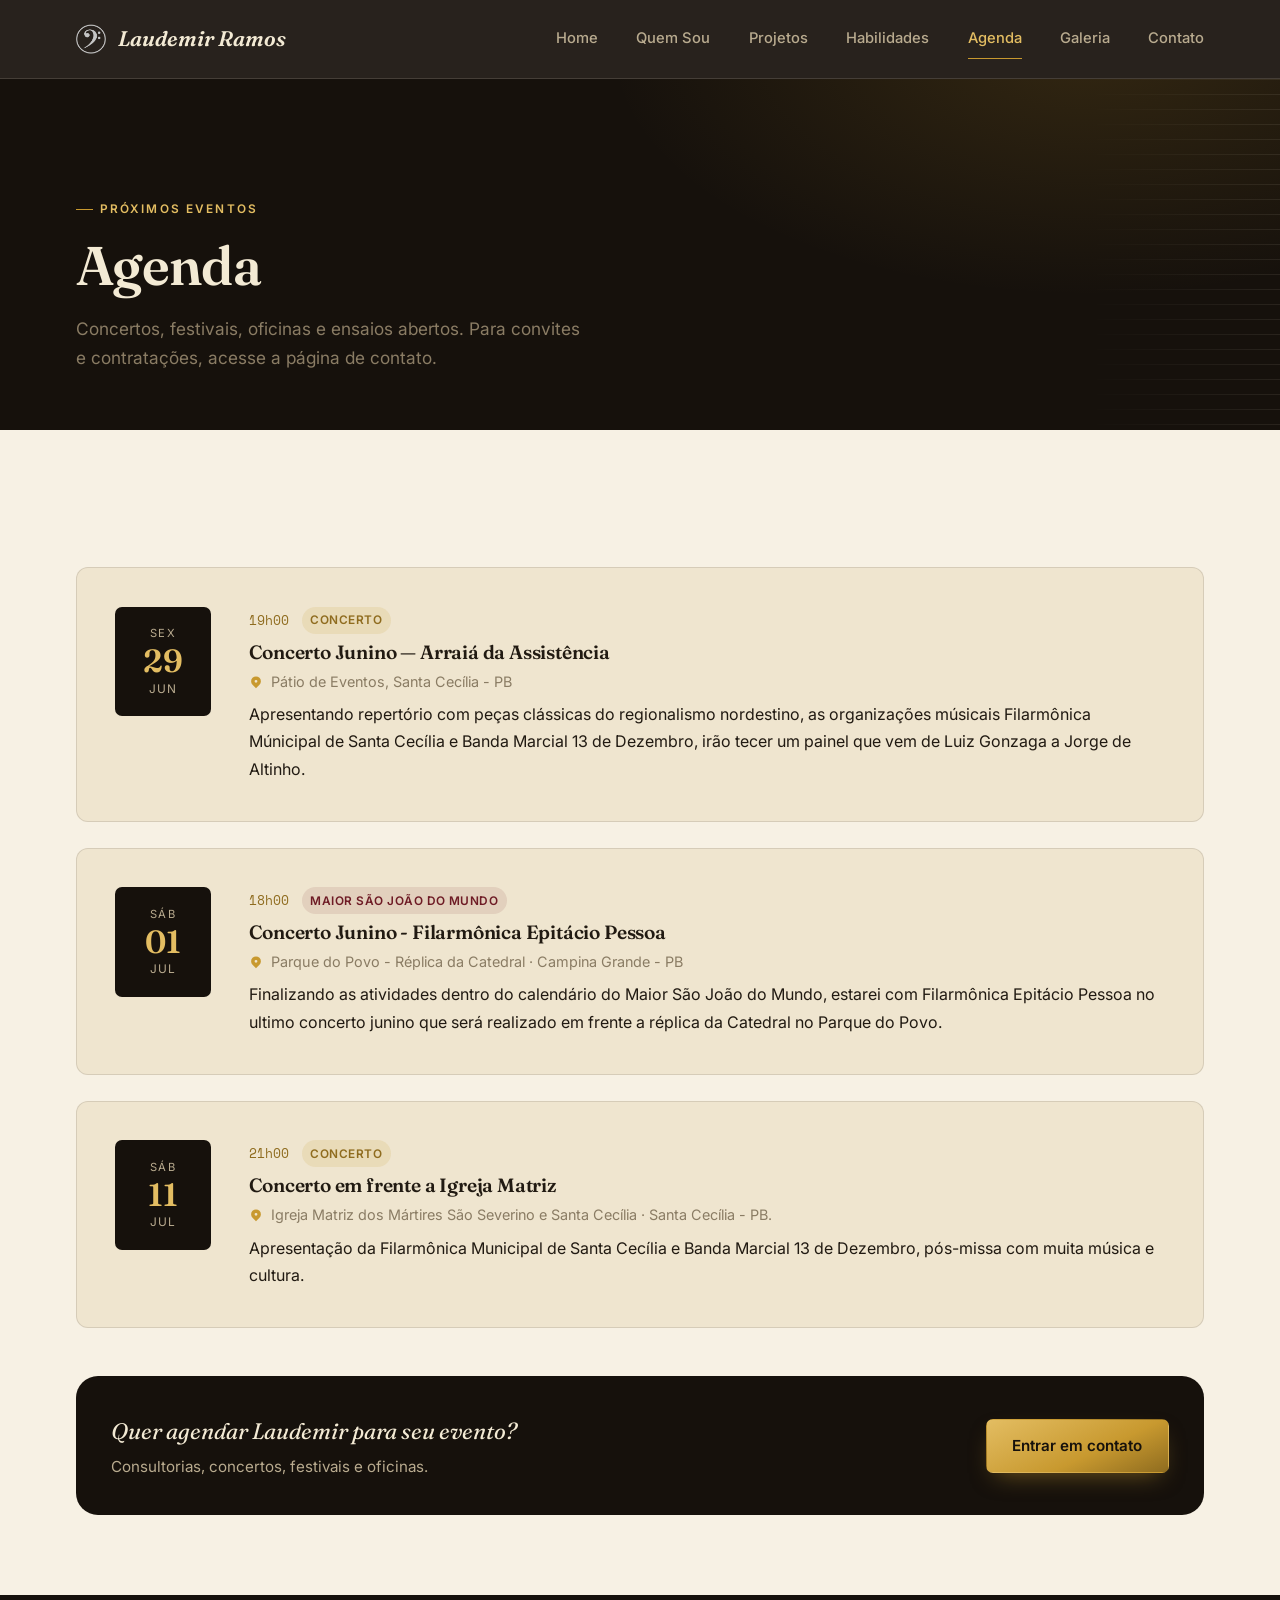
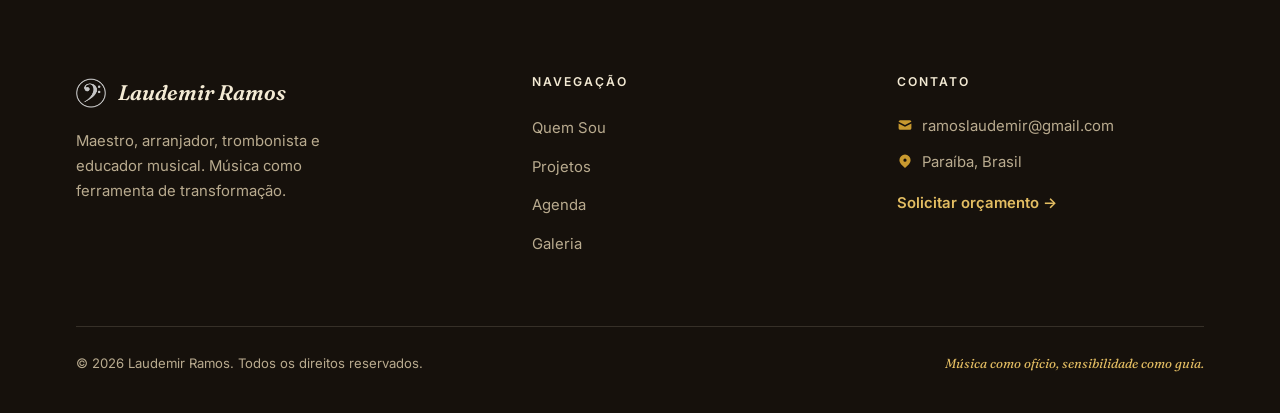
<file: agenda.html>
<!DOCTYPE html>
<html lang="pt-BR">
<head>
  <meta charset="UTF-8"/>
  <meta name="viewport" content="width=device-width, initial-scale=1"/>
  <title>Agenda — Laudemir Ramos</title>
  <meta name="description" content="Próximos concertos, ensaios abertos, oficinas e apresentações do maestro Laudemir Ramos."/>
  <link rel="stylesheet" href="css/style.css"/>
</head>
<body>

<header class="site-header">
  <div class="wrap">
    <a href="index.html" class="logo"><span class="mark"><img src="img/clavefa ok.png" width="30px" height="30px"></span>Laudemir Ramos</a>
    <nav class="nav-desktop">
      <a href="index.html">Home</a>
      <a href="quem-sou.html">Quem Sou</a>
      <a href="projetos.html">Projetos</a>
      <a href="habilidades.html">Habilidades</a>
      <a href="agenda.html" class="active">Agenda</a>
      <a href="galeria.html">Galeria</a>
      <a href="contato.html">Contato</a>
    </nav>
    <button class="nav-toggle" aria-label="Abrir menu" aria-expanded="false">
      <svg fill="none" viewBox="0 0 24 24" stroke="currentColor" stroke-width="2"><path stroke-linecap="round" stroke-linejoin="round" d="M4 6h16M4 12h16M4 18h16"/></svg>
    </button>
  </div>
  <nav class="nav-mobile">
    <a href="index.html">Home</a>
    <a href="quem-sou.html">Quem Sou</a>
    <a href="projetos.html">Projetos</a>
    <a href="habilidades.html">Habilidades</a>
    <a href="agenda.html" class="active">Agenda</a>
    <a href="galeria.html">Galeria</a>
    <a href="contato.html">Contato</a>
  </nav>
</header>

<!-- PAGE HEADER -->
<section class="page-header">
  <div class="wrap">
    <span class="eyebrow on-ink">Próximos eventos</span>
    <h1 class="on-ink">Agenda</h1>
    <p class="lede on-ink">Concertos, festivais, oficinas e ensaios abertos. Para convites e contratações, acesse a página de contato.</p>
  </div>
</section>

<!-- AGENDA -->
<section class="section section--parchment">
  <div class="wrap">
    <div class="agenda-list reveal-stagger">

      <!-- Evento 1 -->
      <article class="agenda-card">
        <div class="agenda-date">
          <div class="weekday">Sex</div>
          <div class="day">29</div>
          <div class="month">Jun</div>
        </div>
        <div>
          <div class="agenda-meta">
            <span class="agenda-time">19h00</span>
            <span class="tag">Concerto</span>
          </div>
          <h3>Concerto Junino — Arraiá da Assistência</h3>
          <div class="agenda-venue">
            <svg viewBox="0 0 20 20" fill="currentColor"><path fill-rule="evenodd" d="M5.05 4.05a7 7 0 119.9 9.9L10 18.9l-4.95-4.95a7 7 0 010-9.9zM10 11a2 2 0 100-4 2 2 0 000 4z" clip-rule="evenodd"/></svg>
            Pátio de Eventos, Santa Cecília - PB
          </div>
          <p class="agenda-desc">Apresentando repertório com peças clássicas do regionalismo nordestino, as organizações músicais Filarmônica Múnicipal de Santa Cecília e Banda Marcial 13 de Dezembro, irão tecer um painel que vem de Luiz Gonzaga a Jorge de Altinho.</p>
        </div>
      </article>

      <!-- Evento 2 -->
      <article class="agenda-card">
        <div class="agenda-date">
          <div class="weekday">Sáb</div>
          <div class="day">01</div>
          <div class="month">Jul</div>
        </div>
        <div>
          <div class="agenda-meta">
            <span class="agenda-time">18h00</span>
            <span class="tag tag--alt">Maior São João do Mundo</span>
          </div>
          <h3>Concerto Junino - Filarmônica Epitácio Pessoa</h3>
          <div class="agenda-venue">
            <svg viewBox="0 0 20 20" fill="currentColor"><path fill-rule="evenodd" d="M5.05 4.05a7 7 0 119.9 9.9L10 18.9l-4.95-4.95a7 7 0 010-9.9zM10 11a2 2 0 100-4 2 2 0 000 4z" clip-rule="evenodd"/></svg>
            Parque do Povo - Réplica da Catedral · Campina Grande - PB
          </div>
          <p class="agenda-desc">Finalizando as atividades dentro do calendário do Maior São João do Mundo, estarei com Filarmônica Epitácio Pessoa no ultimo concerto junino que 
            será realizado em frente a réplica da Catedral no Parque do Povo.</p>
        </div>
      </article>

      <!-- Evento 3 -->
      <article class="agenda-card">
        <div class="agenda-date">
          <div class="weekday">Sáb</div>
          <div class="day">11</div>
          <div class="month">Jul</div>
        </div>
        <div>
          <div class="agenda-meta">
            <span class="agenda-time">21h00</span>
            <span class="tag">Concerto</span>
          </div>
          <h3>Concerto em frente a Igreja Matriz</h3>
          <div class="agenda-venue">
            <svg viewBox="0 0 20 20" fill="currentColor"><path fill-rule="evenodd" d="M5.05 4.05a7 7 0 119.9 9.9L10 18.9l-4.95-4.95a7 7 0 010-9.9zM10 11a2 2 0 100-4 2 2 0 000 4z" clip-rule="evenodd"/></svg>
            Igreja Matriz dos Mártires São Severino e Santa Cecília · Santa Cecília - PB.
          </div>
          <p class="agenda-desc">Apresentação da Filarmônica Municipal de Santa Cecília e Banda Marcial 13 de Dezembro, pós-missa com muita música e cultura.</p>
        </div>
      </article>

      <!-- Evento 4 -->
      <!-- <article class="agenda-card">
        <div class="agenda-date">
          <div class="weekday">Sáb</div>
          <div class="day">03</div>
          <div class="month">Mai</div>
        </div>
        <div>
          <div class="agenda-meta">
            <span class="agenda-time">18h00</span>
            <span class="tag">Concerto</span>
          </div>
          <h3>Recital de Trombone — Repertório Brasileiro</h3>
          <div class="agenda-venue">
            <svg viewBox="0 0 20 20" fill="currentColor"><path fill-rule="evenodd" d="M5.05 4.05a7 7 0 119.9 9.9L10 18.9l-4.95-4.95a7 7 0 010-9.9zM10 11a2 2 0 100-4 2 2 0 000 4z" clip-rule="evenodd"/></svg>
            Sala de Concertos UFCG · Campina Grande, PB
          </div>
          <p class="agenda-desc">Recital solo com piano. Obras de Radamés Gnattali e composições autorais.</p>
        </div>
      </article>-->

    </div>

    <!-- CTA contratação -->
    <div class="reveal" style="margin-top:3rem; padding:2.2rem; background:var(--ink); border-radius:var(--radius-lg); display:flex; align-items:center; justify-content:space-between; flex-wrap:wrap; gap:1.2rem;">
      <div>
        <p class="on-ink" style="font-family:var(--font-display);font-size:1.4rem;font-style:italic;">Quer agendar Laudemir para seu evento?</p>
        <p style="color:var(--muted-on-ink); font-size:.95rem; margin-top:.3rem;">Consultorias, concertos, festivais e oficinas.</p>
      </div>
      <a href="contato.html" class="btn btn-primary">Entrar em contato</a>
    </div>
  </div>
</section>

<footer class="site-footer">
  <div class="wrap">
    <div class="footer-grid">
      <div class="footer-brand">
        <a href="index.html" class="logo on-ink"><span class="mark"><img src="img/clavefa ok.png" width="30px" height="30px"></span>Laudemir Ramos</a>
        <p>Maestro, arranjador, trombonista e educador musical. Música como ferramenta de transformação.</p>
      </div>
      <div>
        <h4>Navegação</h4>
        <ul>
          <li><a href="quem-sou.html">Quem Sou</a></li>
          <li><a href="projetos.html">Projetos</a></li>
          <li><a href="agenda.html">Agenda</a></li>
          <li><a href="galeria.html">Galeria</a></li>
        </ul>
      </div>
      <div>
        <h4>Contato</h4>
        <ul class="footer-contact">
          <li>
            <svg viewBox="0 0 20 20" fill="currentColor"><path d="M2.003 5.884L10 9.882l7.997-3.998A2 2 0 0016 4H4a2 2 0 00-1.997 1.884z"/><path d="M18 8.118l-8 4-8-4V14a2 2 0 002 2h12a2 2 0 002-2V8.118z"/></svg>
            <a href="mailto:ramoslaudemir@gmail.com">ramoslaudemir@gmail.com</a>
          </li>
          <li><svg viewBox="0 0 20 20" fill="currentColor"><path fill-rule="evenodd" d="M5.05 4.05a7 7 0 119.9 9.9L10 18.9l-4.95-4.95a7 7 0 010-9.9zM10 11a2 2 0 100-4 2 2 0 000 4z" clip-rule="evenodd"/></svg>Paraíba, Brasil</li>
          <li><a href="contato.html" class="footer-cta">Solicitar orçamento →</a></li>
        </ul>
      </div>
    </div>
    <div class="footer-bottom">
      <span>© 2026 Laudemir Ramos. Todos os direitos reservados.</span>
      <em>Música como ofício, sensibilidade como guia.</em>
    </div>
  </div>
</footer>

<script src="js/main.js"></script>
</body>
</html>
</file>
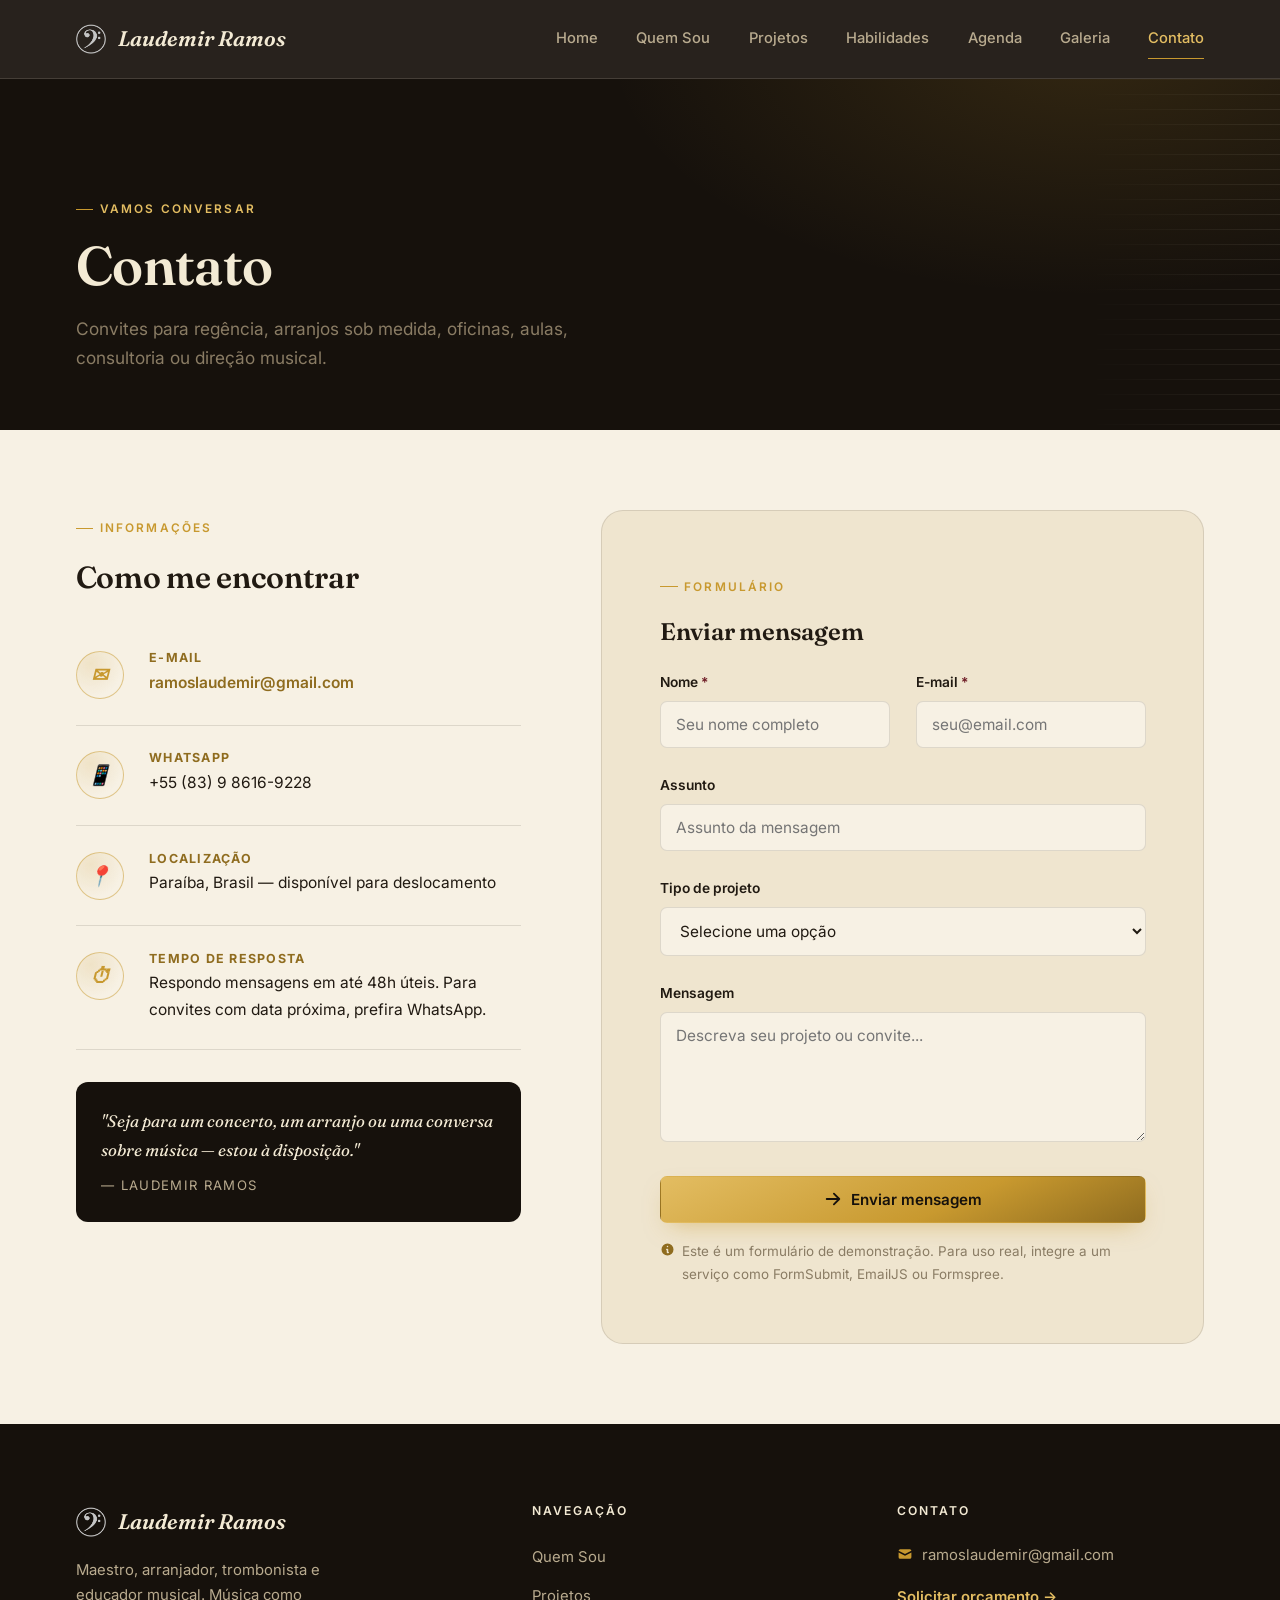
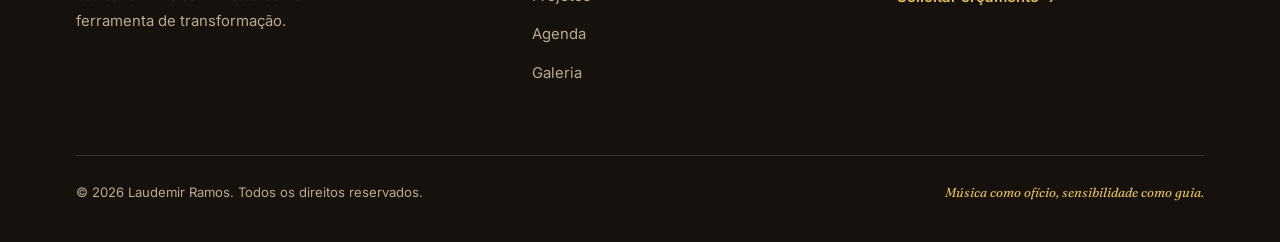
<file: contato.html>
<!DOCTYPE html>
<html lang="pt-BR">
<head>
  <meta charset="UTF-8"/>
  <meta name="viewport" content="width=device-width, initial-scale=1"/>
  <title>Contato — Laudemir Ramos</title>
  <meta name="description" content="Entre em contato com o maestro Laudemir Ramos para convites, arranjos sob medida, oficinas, aulas e consultoria musical."/>
  <link rel="stylesheet" href="css/style.css"/>
</head>
<body>

<header class="site-header">
  <div class="wrap">
    <a href="index.html" class="logo on-ink"><span class="mark"><img src="img/clavefa ok.png" width="30px" height="30px"></span>Laudemir Ramos</a>
    <nav class="nav-desktop">
      <a href="index.html">Home</a>
      <a href="quem-sou.html">Quem Sou</a>
      <a href="projetos.html">Projetos</a>
      <a href="habilidades.html">Habilidades</a>
      <a href="agenda.html">Agenda</a>
      <a href="galeria.html">Galeria</a>
      <a href="contato.html" class="active">Contato</a>
    </nav>
    <button class="nav-toggle" aria-label="Abrir menu" aria-expanded="false">
      <svg fill="none" viewBox="0 0 24 24" stroke="currentColor" stroke-width="2"><path stroke-linecap="round" stroke-linejoin="round" d="M4 6h16M4 12h16M4 18h16"/></svg>
    </button>
  </div>
  <nav class="nav-mobile">
    <a href="index.html">Home</a>
    <a href="quem-sou.html">Quem Sou</a>
    <a href="projetos.html">Projetos</a>
    <a href="habilidades.html">Habilidades</a>
    <a href="agenda.html">Agenda</a>
    <a href="galeria.html">Galeria</a>
    <a href="contato.html" class="active">Contato</a>
  </nav>
</header>

<!-- PAGE HEADER -->
<section class="page-header">
  <div class="wrap">
    <span class="eyebrow on-ink">Vamos conversar</span>
    <h1 class="on-ink">Contato</h1>
    <p class="lede on-ink">Convites para regência, arranjos sob medida, oficinas, aulas, consultoria ou direção musical.</p>
  </div>
</section>

<!-- CONTATO -->
<section class="section section--parchment">
  <div class="wrap">
    <div class="contact-grid">

      <!-- Informações -->
      <div class="reveal">
        <span class="eyebrow">Informações</span>
        <h2 style="font-size:1.9rem;margin-top:.3rem;margin-bottom:2rem">Como me encontrar</h2>

        <div class="contact-info-card">
          <div class="crest">✉</div>
          <div>
            <h4>E-mail</h4>
            <p><a href="mailto:ramoslaudemir@gmail.com" style="color:var(--brass-dark);font-weight:600">ramoslaudemir@gmail.com</a></p>
          </div>
        </div>

        <div class="contact-info-card">
          <div class="crest">📱</div>
          <div>
            <h4>WhatsApp</h4>
            <p>+55 (83) 9 8616-9228</p>
          </div>
        </div>

        <div class="contact-info-card">
          <div class="crest">📍</div>
          <div>
            <h4>Localização</h4>
            <p>Paraíba, Brasil — disponível para deslocamento</p>
          </div>
        </div>

        <div class="contact-info-card">
          <div class="crest">⏱</div>
          <div>
            <h4>Tempo de resposta</h4>
            <p>Respondo mensagens em até 48h úteis. Para convites com data próxima, prefira WhatsApp.</p>
          </div>
        </div>

        <div style="margin-top:2rem; padding:1.6rem; background:var(--ink); border-radius:var(--radius-md);">
          <p class="on-ink" style="font-family:var(--font-display);font-style:italic;font-size:1.05rem;">"Seja para um concerto, um arranjo ou uma conversa sobre música — estou à disposição."</p>
          <p style="color:var(--muted-on-ink); font-size:.82rem; margin-top:.6rem; letter-spacing:.1em; text-transform:uppercase;">— Laudemir Ramos</p>
        </div>
      </div>

      <!-- Formulário -->
      <div class="form-card reveal">
        <span class="eyebrow mt-0">Formulário</span>
        <h3 style="font-size:1.5rem;margin-top:.3rem;margin-bottom:1.6rem">Enviar mensagem</h3>

        <div class="form-success" role="alert">
          <svg viewBox="0 0 20 20" fill="currentColor"><path fill-rule="evenodd" d="M10 18a8 8 0 100-16 8 8 0 000 16zm3.707-9.293a1 1 0 00-1.414-1.414L9 10.586 7.707 9.293a1 1 0 00-1.414 1.414l2 2a1 1 0 001.414 0l4-4z" clip-rule="evenodd"/></svg>
          Mensagem enviada! Retornarei em breve.
        </div>

        <form class="contact-form" novalidate>
          <div class="field-row">
            <div class="field">
              <label for="nome">Nome <span class="req">*</span></label>
              <input type="text" id="nome" name="nome" placeholder="Seu nome completo" required/>
            </div>
            <div class="field">
              <label for="email">E-mail <span class="req">*</span></label>
              <input type="email" id="email" name="email" placeholder="seu@email.com" required/>
            </div>
          </div>

          <div class="field">
            <label for="assunto">Assunto</label>
            <input type="text" id="assunto" name="assunto" placeholder="Assunto da mensagem"/>
          </div>

          <div class="field">
            <label for="tipo">Tipo de projeto</label>
            <select id="tipo" name="tipo">
              <option value="">Selecione uma opção</option>
              <option value="regencia">Regência</option>
              <option value="arranjo">Arranjo sob medida</option>
              <option value="performance">Performance / Recital</option>
              <option value="oficina">Oficina ou aula</option>
              <option value="consultoria">Consultoria musical</option>
              <option value="outro">Outro</option>
            </select>
          </div>

          <div class="field">
            <label for="mensagem">Mensagem</label>
            <textarea id="mensagem" name="mensagem" placeholder="Descreva seu projeto ou convite..."></textarea>
          </div>

          <button type="submit" class="btn btn-primary" style="width:100%;justify-content:center">
            <svg style="width:18px;height:18px" viewBox="0 0 20 20" fill="none" stroke="currentColor" stroke-width="2"><path d="M3 10L17 10M11 4l6 6-6 6" stroke-linecap="round" stroke-linejoin="round"/></svg>
            Enviar mensagem
          </button>

          <div class="form-note">
            <svg viewBox="0 0 20 20" fill="currentColor"><path fill-rule="evenodd" d="M18 10a8 8 0 11-16 0 8 8 0 0116 0zm-7-4a1 1 0 11-2 0 1 1 0 012 0zM9 9a1 1 0 000 2v3a1 1 0 001 1h1a1 1 0 100-2v-3a1 1 0 00-1-1H9z" clip-rule="evenodd"/></svg>
            <span>Este é um formulário de demonstração. Para uso real, integre a um serviço como FormSubmit, EmailJS ou Formspree.</span>
          </div>
        </form>
      </div>

    </div>
  </div>
</section>

<footer class="site-footer">
  <div class="wrap">
    <div class="footer-grid">
      <div class="footer-brand">
        <a href="index.html" class="logo on-ink"><span class="mark"><img src="img/clavefa ok.png" width="30px" height="30px"></span>Laudemir Ramos</a>
        <p>Maestro, arranjador, trombonista e educador musical. Música como ferramenta de transformação.</p>
      </div>
      <div>
        <h4>Navegação</h4>
        <ul>
          <li><a href="quem-sou.html">Quem Sou</a></li>
          <li><a href="projetos.html">Projetos</a></li>
          <li><a href="agenda.html">Agenda</a></li>
          <li><a href="galeria.html">Galeria</a></li>
        </ul>
      </div>
      <div>
        <h4>Contato</h4>
        <ul class="footer-contact">
          <li>
            <svg viewBox="0 0 20 20" fill="currentColor"><path d="M2.003 5.884L10 9.882l7.997-3.998A2 2 0 0016 4H4a2 2 0 00-1.997 1.884z"/><path d="M18 8.118l-8 4-8-4V14a2 2 0 002 2h12a2 2 0 002-2V8.118z"/></svg>
            <a href="mailto:ramoslaudemir@gmail.com">ramoslaudemir@gmail.com</a>
          </li>
          <li><a href="contato.html" class="footer-cta">Solicitar orçamento →</a></li>
        </ul>
      </div>
    </div>
    <div class="footer-bottom">
      <span>© 2026 Laudemir Ramos. Todos os direitos reservados.</span>
      <em>Música como ofício, sensibilidade como guia.</em>
    </div>
  </div>
</footer>

<script src="js/main.js"></script>
</body>
</html>
</file>
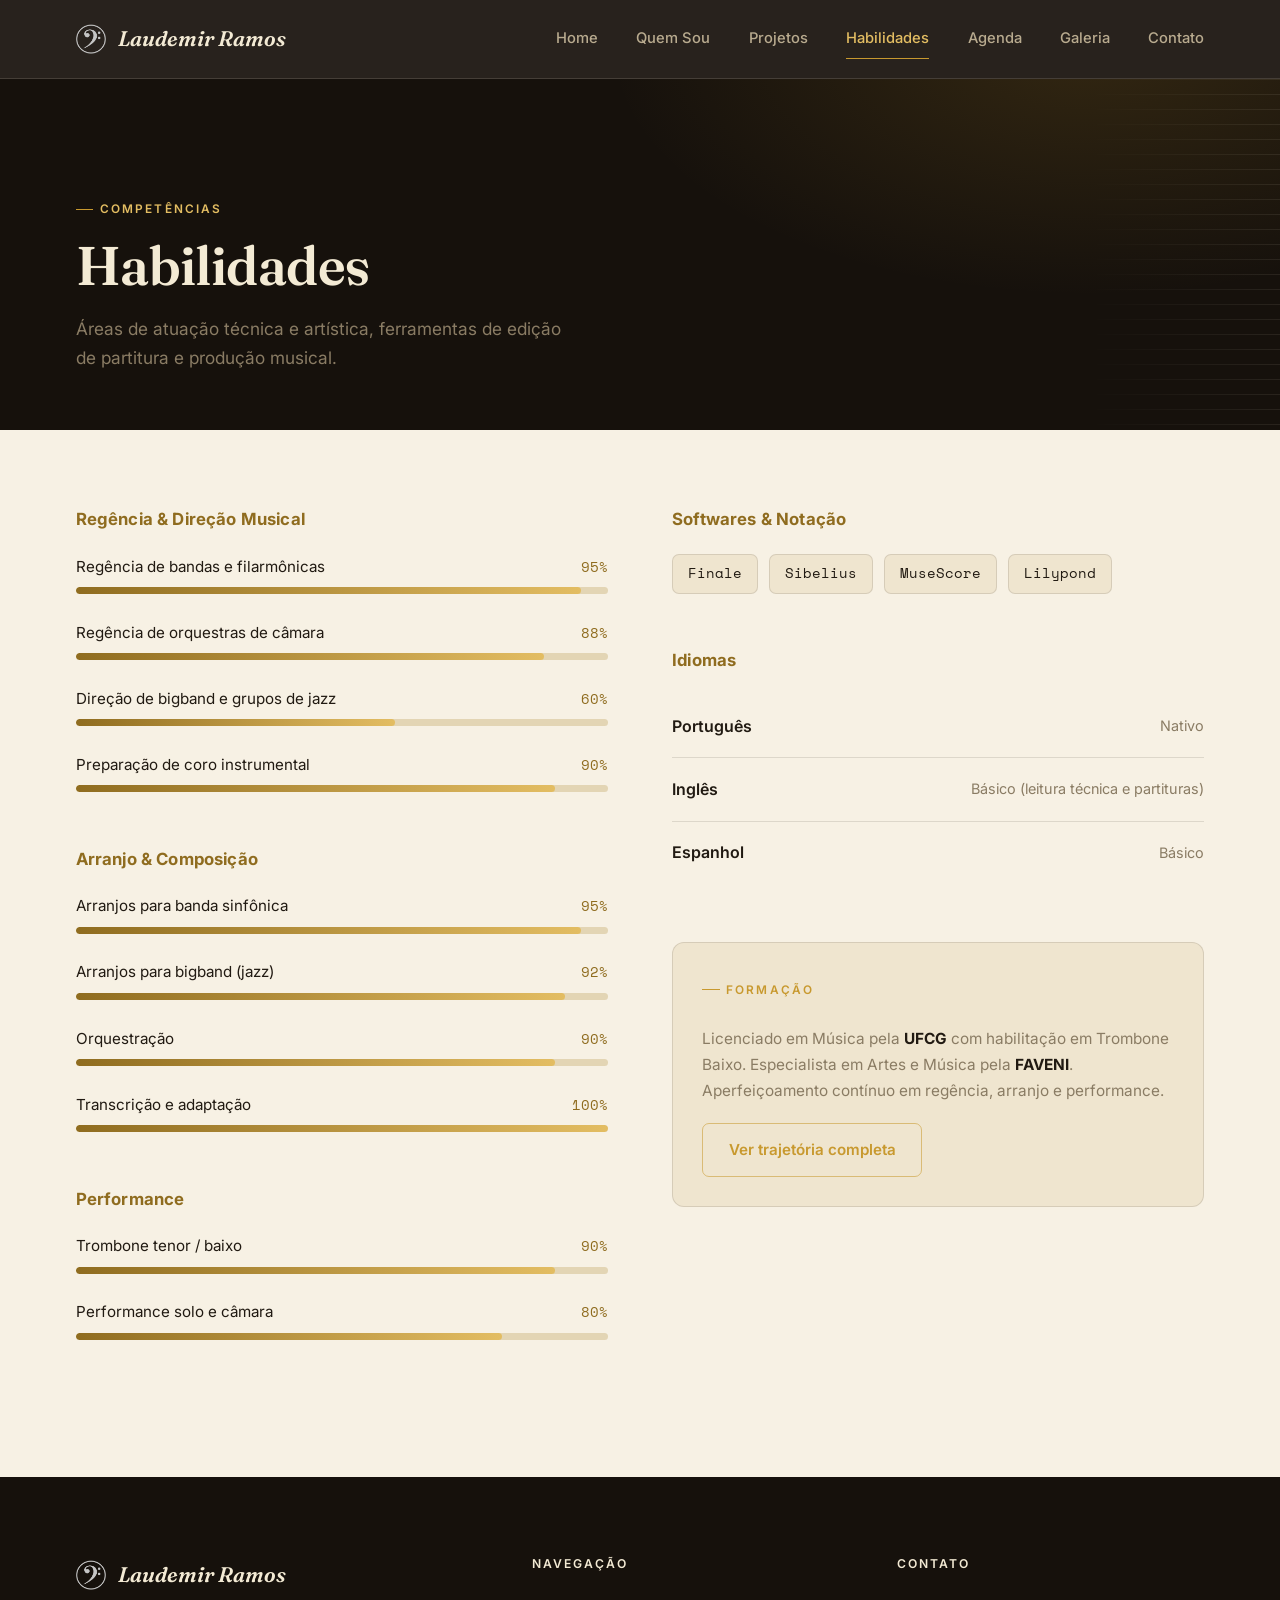
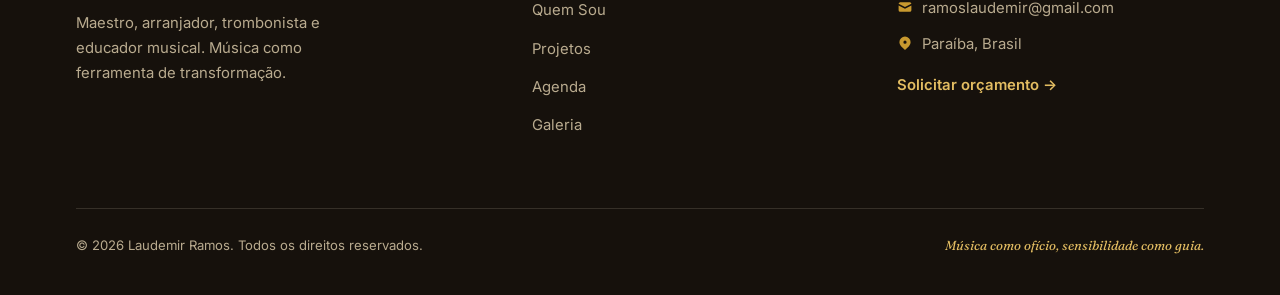
<file: habilidades.html>
<!DOCTYPE html>
<html lang="pt-BR">
<head>
  <meta charset="UTF-8"/>
  <meta name="viewport" content="width=device-width, initial-scale=1"/>
  <title>Habilidades — Laudemir Ramos</title>
  <meta name="description" content="Habilidades musicais, técnicas e softwares utilizados por Laudemir Ramos em regência, arranjo, performance e ensino."/>
  <link rel="stylesheet" href="css/style.css"/>
</head>
<body>

<header class="site-header">
  <div class="wrap">
    <a href="index.html" class="logo"><span class="mark"><img src="img/clavefa ok.png" width="30px" height="30px"></span>Laudemir Ramos</a>
    <nav class="nav-desktop">
      <a href="index.html">Home</a>
      <a href="quem-sou.html">Quem Sou</a>
      <a href="projetos.html">Projetos</a>
      <a href="habilidades.html" class="active">Habilidades</a>
      <a href="agenda.html">Agenda</a>
      <a href="galeria.html">Galeria</a>
      <a href="contato.html">Contato</a>
    </nav>
    <button class="nav-toggle" aria-label="Abrir menu" aria-expanded="false">
      <svg fill="none" viewBox="0 0 24 24" stroke="currentColor" stroke-width="2"><path stroke-linecap="round" stroke-linejoin="round" d="M4 6h16M4 12h16M4 18h16"/></svg>
    </button>
  </div>
  <nav class="nav-mobile">
    <a href="index.html">Home</a>
    <a href="quem-sou.html">Quem Sou</a>
    <a href="projetos.html">Projetos</a>
    <a href="habilidades.html" class="active">Habilidades</a>
    <a href="agenda.html">Agenda</a>
    <a href="galeria.html">Galeria</a>
    <a href="contato.html">Contato</a>
  </nav>
</header>

<!-- PAGE HEADER -->
<section class="page-header">
  <div class="wrap">
    <span class="eyebrow on-ink">Competências</span>
    <h1 class="on-ink">Habilidades</h1>
    <p class="lede on-ink">Áreas de atuação técnica e artística, ferramentas de edição de partitura e produção musical.</p>
  </div>
</section>

<!-- HABILIDADES -->
<section class="section section--parchment">
  <div class="wrap">
    <div class="grid grid-2 reveal" style="gap:4rem">

      <!-- Coluna esquerda -->
      <div>
        <div class="skills-group">
          <h3>Regência &amp; Direção Musical</h3>
          <div class="skill-row">
            <div class="skill-label"><span>Regência de bandas e filarmônicas</span><span class="pct">95%</span></div>
            <div class="skill-bar"><div class="skill-bar-fill" data-value="95"></div></div>
          </div>
          <div class="skill-row">
            <div class="skill-label"><span>Regência de orquestras de câmara</span><span class="pct">88%</span></div>
            <div class="skill-bar"><div class="skill-bar-fill" data-value="88"></div></div>
          </div>
          <div class="skill-row">
            <div class="skill-label"><span>Direção de bigband e grupos de jazz</span><span class="pct">60%</span></div>
            <div class="skill-bar"><div class="skill-bar-fill" data-value="60"></div></div>
          </div>
          <div class="skill-row">
            <div class="skill-label"><span>Preparação de coro instrumental</span><span class="pct">90%</span></div>
            <div class="skill-bar"><div class="skill-bar-fill" data-value="90"></div></div>
          </div>
        </div>

        <div class="skills-group">
          <h3>Arranjo &amp; Composição</h3>
          <div class="skill-row">
            <div class="skill-label"><span>Arranjos para banda sinfônica</span><span class="pct">95%</span></div>
            <div class="skill-bar"><div class="skill-bar-fill" data-value="95"></div></div>
          </div>
          <div class="skill-row">
            <div class="skill-label"><span>Arranjos para bigband (jazz)</span><span class="pct">92%</span></div>
            <div class="skill-bar"><div class="skill-bar-fill" data-value="92"></div></div>
          </div>
          <div class="skill-row">
            <div class="skill-label"><span>Orquestração</span><span class="pct">90%</span></div>
            <div class="skill-bar"><div class="skill-bar-fill" data-value="90"></div></div>
          </div>
          <div class="skill-row">
            <div class="skill-label"><span>Transcrição e adaptação</span><span class="pct">100%</span></div>
            <div class="skill-bar"><div class="skill-bar-fill" data-value="100"></div></div>
          </div>
        </div>

        <div class="skills-group">
          <h3>Performance</h3>
          <div class="skill-row">
            <div class="skill-label"><span>Trombone tenor / baixo</span><span class="pct">90%</span></div>
            <div class="skill-bar"><div class="skill-bar-fill" data-value="90"></div></div>
          </div>
          <div class="skill-row">
            <div class="skill-label"><span>Performance solo e câmara</span><span class="pct">80%</span></div>
            <div class="skill-bar"><div class="skill-bar-fill" data-value="80"></div></div>
          </div>
          <!-- <div class="skill-row">
            <div class="skill-label"><span>Improvisação jazzística</span><span class="pct">80%</span></div>
            <div class="skill-bar"><div class="skill-bar-fill" data-value="80"></div></div>
          </div> -->
        </div>
      </div>

      <!-- Coluna direita -->
      <div>
        <div class="skills-group">
          <h3>Softwares &amp; Notação</h3>
          <div class="software-pills">
            <span class="software-pill">Finale</span>
            <span class="software-pill">Sibelius</span>
            <span class="software-pill">MuseScore</span>
            <span class="software-pill">Lilypond</span>
      <!-- <span class="software-pill">Reaper</span>
            <span class="software-pill">Cubase</span>
            <span class="software-pill">Studio One</span>-->
          </div>
        </div>

        <div class="skills-group" style="margin-top:2.4rem">
          <h3>Idiomas</h3>
          <div>
            <div class="lang-row">
              <span class="lang-name">Português</span>
              <span class="lang-level">Nativo</span>
            </div>
            <div class="lang-row">
              <span class="lang-name">Inglês</span>
              <span class="lang-level">Básico (leitura técnica e partituras)</span>
            </div>
            <div class="lang-row">
              <span class="lang-name">Espanhol</span>
              <span class="lang-level">Básico</span>
            </div>
          </div>
        </div>

        <div style="margin-top:2.8rem; padding:1.8rem; background:var(--parchment-2); border:1px solid var(--line-on-parchment); border-radius:var(--radius-md)">
          <span class="eyebrow mt-0">Formação</span>
          <p style="color:var(--muted); font-size:.96rem; margin-top:.5rem">Licenciado em Música pela <strong style="color:var(--ink-text)">UFCG</strong> com habilitação em Trombone Baixo. Especialista em Artes e Música pela <strong style="color:var(--ink-text)">FAVENI</strong>. Aperfeiçoamento contínuo em regência, arranjo e performance.</p>
          <a href="quem-sou.html" class="btn btn-outline" style="margin-top:1.2rem;display:inline-flex">Ver trajetória completa</a>
        </div>
      </div>

    </div>
  </div>
</section>

<footer class="site-footer">
  <div class="wrap">
    <div class="footer-grid">
      <div class="footer-brand">
        <a href="index.html" class="logo on-ink"><span class="mark"><img src="img/clavefa ok.png" width="30px" height="30px"></span>Laudemir Ramos</a>
        <p>Maestro, arranjador, trombonista e educador musical. Música como ferramenta de transformação.</p>
      </div>
      <div>
        <h4>Navegação</h4>
        <ul>
          <li><a href="quem-sou.html">Quem Sou</a></li>
          <li><a href="projetos.html">Projetos</a></li>
          <li><a href="agenda.html">Agenda</a></li>
          <li><a href="galeria.html">Galeria</a></li>
        </ul>
      </div>
      <div>
        <h4>Contato</h4>
        <ul class="footer-contact">
          <li>
            <svg viewBox="0 0 20 20" fill="currentColor"><path d="M2.003 5.884L10 9.882l7.997-3.998A2 2 0 0016 4H4a2 2 0 00-1.997 1.884z"/><path d="M18 8.118l-8 4-8-4V14a2 2 0 002 2h12a2 2 0 002-2V8.118z"/></svg>
            <a href="mailto:ramoslaudemir@gmail.com">ramoslaudemir@gmail.com</a>
          </li>
          <li><svg viewBox="0 0 20 20" fill="currentColor"><path fill-rule="evenodd" d="M5.05 4.05a7 7 0 119.9 9.9L10 18.9l-4.95-4.95a7 7 0 010-9.9zM10 11a2 2 0 100-4 2 2 0 000 4z" clip-rule="evenodd"/></svg>Paraíba, Brasil</li>
          <li><a href="contato.html" class="footer-cta">Solicitar orçamento →</a></li>
        </ul>
      </div>
    </div>
    <div class="footer-bottom">
      <span>© 2026 Laudemir Ramos. Todos os direitos reservados.</span>
      <em>Música como ofício, sensibilidade como guia.</em>
    </div>
  </div>
</footer>

<script src="js/main.js"></script>
</body>
</html>
</file>
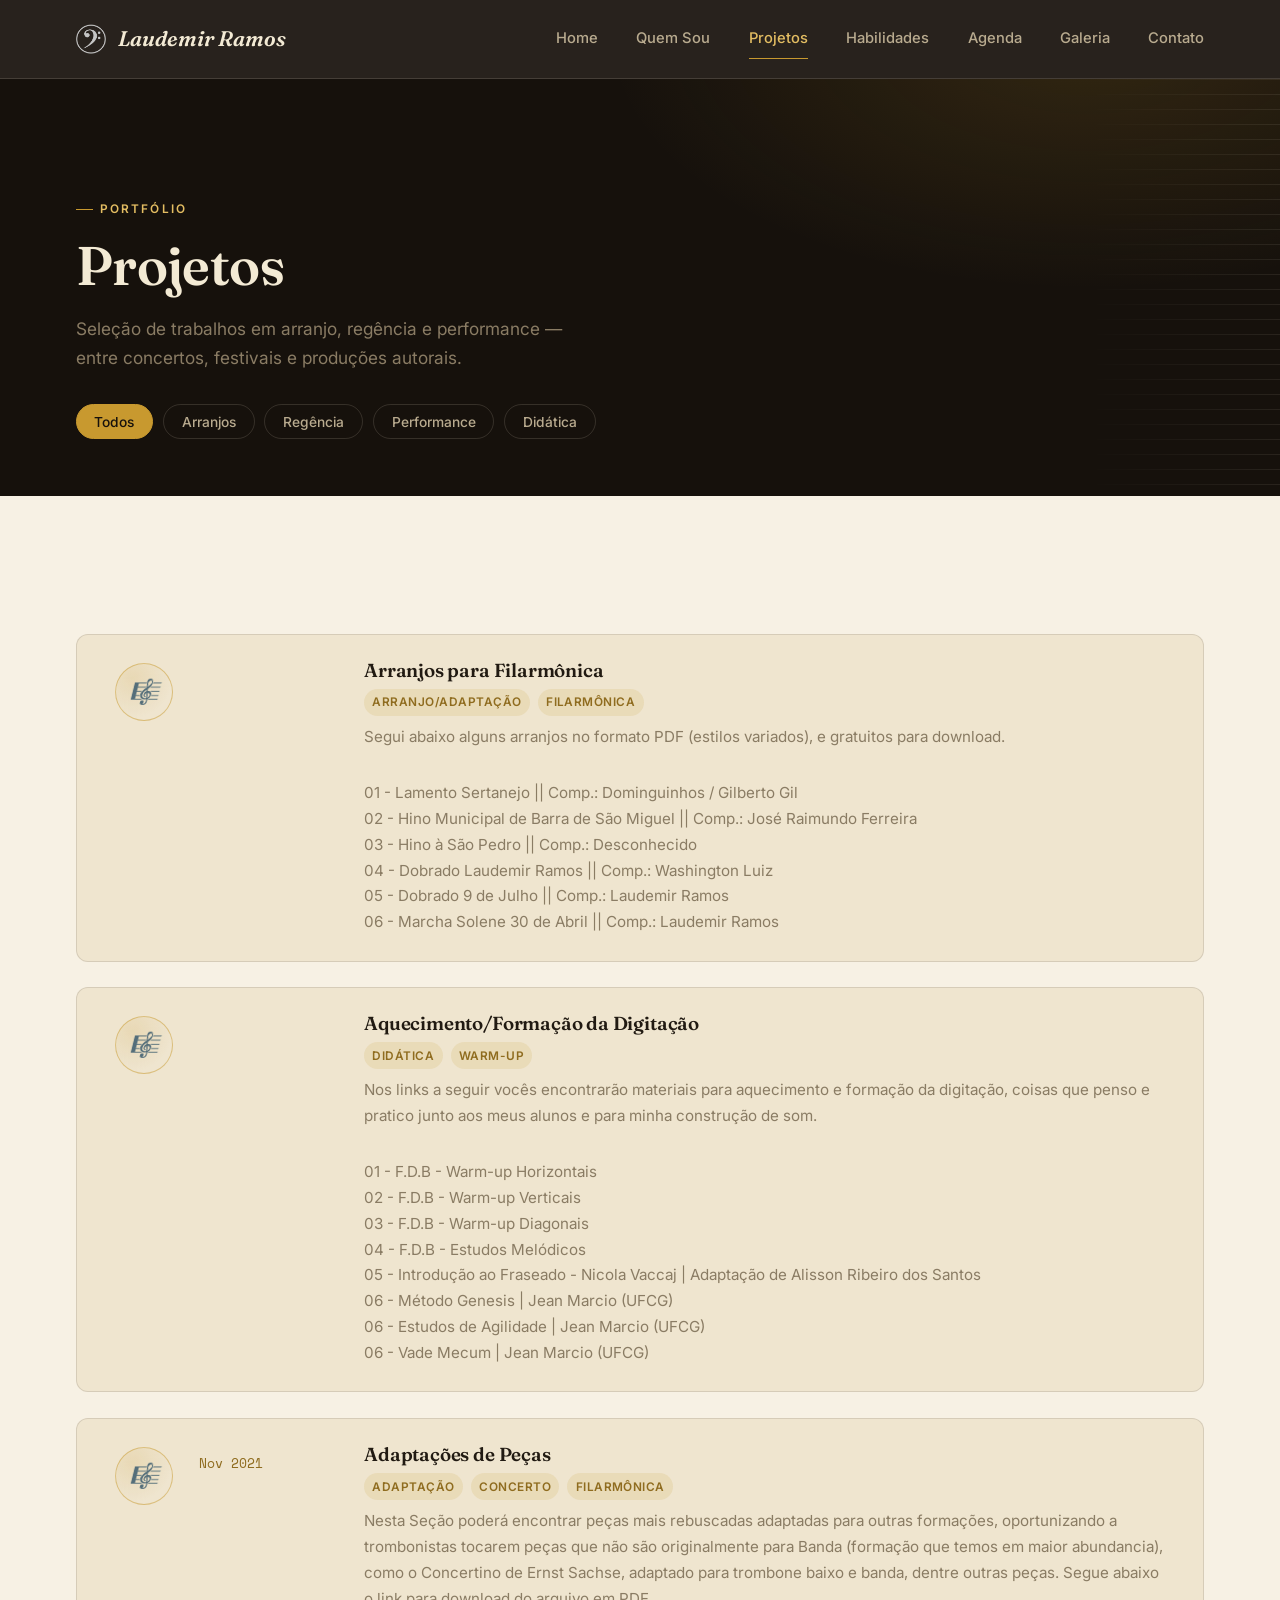
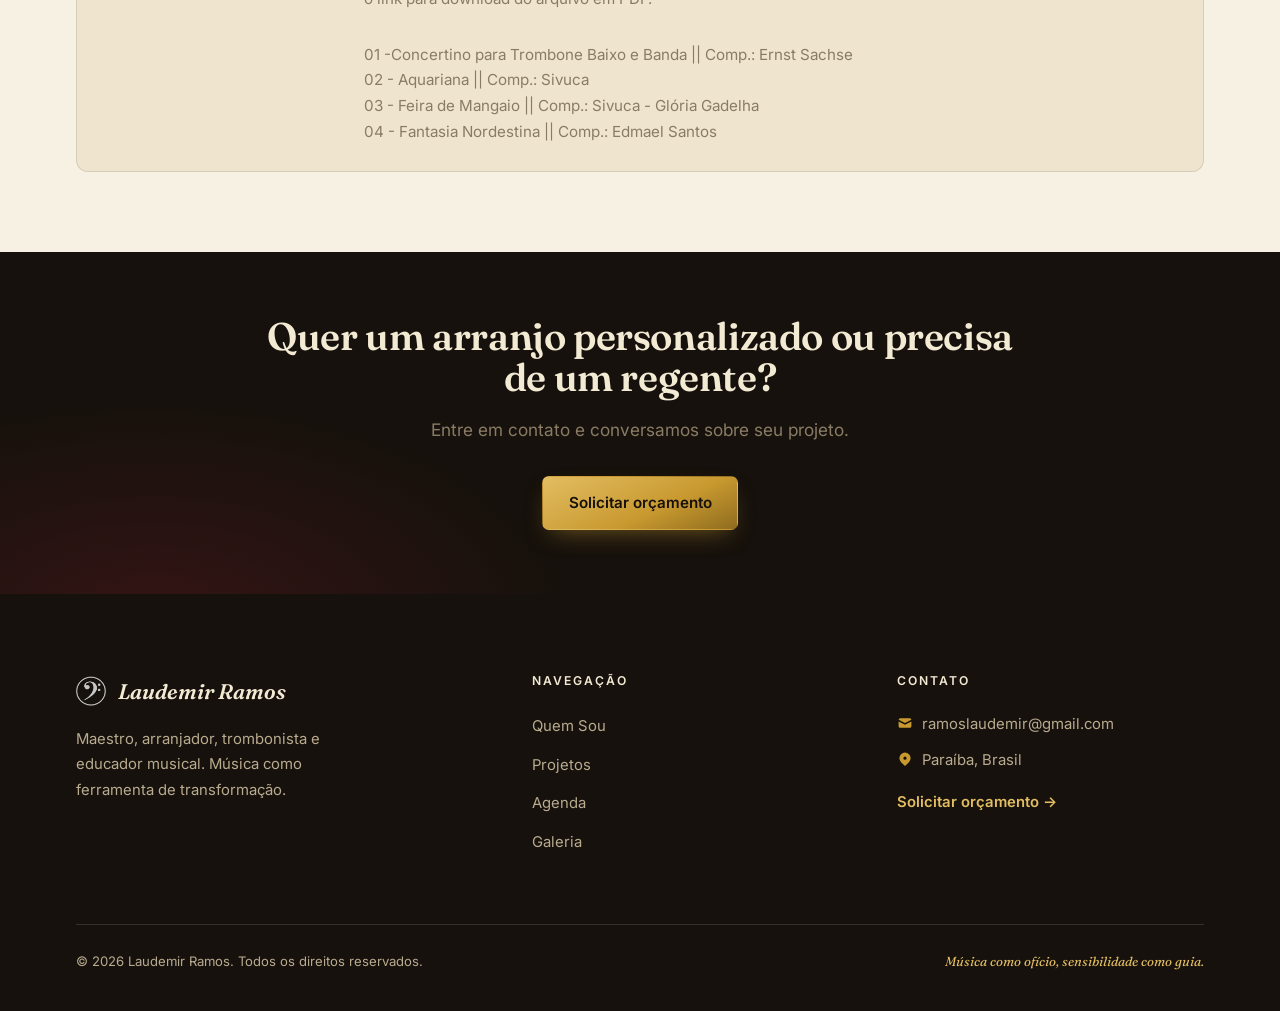
<file: projetos.html>
<!DOCTYPE html>
<html lang="pt-BR">
<head>
  <meta charset="UTF-8"/>
  <meta name="viewport" content="width=device-width, initial-scale=1"/>
  <title>Projetos — Laudemir Ramos</title>
  <meta name="description" content="Projetos de arranjo, regência e performance: bigband, orquestra, recitais e festivais."/>
  <link rel="stylesheet" href="css/style.css"/>
</head>
<body>

<header class="site-header">
  <div class="wrap">
    <a href="index.html" class="logo"><span class="mark"><img src="img/clavefa ok.png" width="30px" height="30px"></span>Laudemir Ramos</a>
    <nav class="nav-desktop">
      <a href="index.html">Home</a>
      <a href="quem-sou.html">Quem Sou</a>
      <a href="projetos.html" class="active">Projetos</a>
      <a href="habilidades.html">Habilidades</a>
      <a href="agenda.html">Agenda</a>
      <a href="galeria.html">Galeria</a>
      <a href="contato.html">Contato</a>
    </nav>
    <button class="nav-toggle" aria-label="Abrir menu" aria-expanded="false">
      <svg fill="none" viewBox="0 0 24 24" stroke="currentColor" stroke-width="2"><path stroke-linecap="round" stroke-linejoin="round" d="M4 6h16M4 12h16M4 18h16"/></svg>
    </button>
  </div>
  <nav class="nav-mobile">
    <a href="index.html">Home</a>
    <a href="quem-sou.html">Quem Sou</a>
    <a href="projetos.html" class="active">Projetos</a>
    <a href="habilidades.html">Habilidades</a>
    <a href="agenda.html">Agenda</a>
    <a href="galeria.html">Galeria</a>
    <a href="contato.html">Contato</a>
  </nav>
</header>

<!-- PAGE HEADER -->
<section class="page-header">
  <div class="wrap">
    <span class="eyebrow on-ink">Portfólio</span>
    <h1 class="on-ink">Projetos</h1>
    <p class="lede on-ink">Seleção de trabalhos em arranjo, regência e performance — entre concertos, festivais e produções autorais.</p>

    <div class="filter-row" style="margin-top:2rem">
      <button class="filter-btn active" data-filter="todos">Todos</button>
      <button class="filter-btn" data-filter="arranjo">Arranjos</button>
      <button class="filter-btn" data-filter="regencia">Regência</button>
      <button class="filter-btn" data-filter="performance">Performance</button>
      <button class="filter-btn" data-filter="didatica">Didática</button>
    </div>
  </div>
</section>

<!-- LISTA DE PROJETOS -->
<section class="section section--parchment">
  <div class="wrap">
    <div class="project-list reveal-stagger">
<!-- Projeto 2 ====== ARRANJOS COMPOSIÇÕES BANDA -->
<article class="project-card" data-category="arranjo banda">
  <div class="crest">🎼</div>
  <div class="project-date"></div>
  <div>
    <h3>Arranjos para Filarmônica</h3>
    <div class="project-tags">
      <span class="tag">Arranjo/adaptação</span>
      <span class="tag">Filarmônica</span>
    </div>
    <p style="margin-bottom: 30px;">Segui abaixo alguns arranjos no formato PDF (estilos variados), e gratuitos para download.</p>
    <p><a href="arquivos/01 - Lamento-sertanejo.pdf" download="Lamento-sertanejo - Arr.:Laudemir Ramos.pdf">01 - Lamento Sertanejo || Comp.: Dominguinhos / Gilberto Gil</a></p>
    <p><a href="arquivos/03 - Hino à Barra de São Miguel - PB (Dobrado).pdf" download="Hino-Municipal-de-Barra-de-São-Miguel - Arr.:Laudemir Ramos.pdf">02 - Hino Municipal de Barra de São Miguel || Comp.: José Raimundo Ferreira </a></p>
    <p><a href="arquivos/02 - Hino a São Pedro - Grade e Partes.pdf.pdf" download="Hino à São Pedro - Arr.:Laudemir Ramos.pdf">03 - Hino à São Pedro || Comp.: Desconhecido </a></p>
    <p><a href="arquivos/06 - Dobrado-Laudemir-Ramos.pdf" download="Dobrado Laudemir Ramos - Comp.:Washington Luiz.pdf">04 - Dobrado Laudemir Ramos || Comp.: Washington Luiz</a></p>
    <p><a href="arquivos/05 - 9 de Julho.pdf" download="Dobrado 9 de Julho - Comp.:Laudemir Ramos.pdf">05 - Dobrado 9 de Julho || Comp.: Laudemir Ramos</a></p>
    <p><a href="arquivos/07 - 30 De Abril.pdf" download="Marcha Solene 30 de Abril - Comp.:Laudemir Ramos.pdf">06 - Marcha Solene 30 de Abril || Comp.: Laudemir Ramos</a></p>
  </div>
</article>


<!-- Projeto 2 ====== MATERIAL DIDÁTICO -->
<article class="project-card" data-category="didatica">
  <div class="crest">🎼</div>
  <div class="project-date"></div>
  <div>
    <h3>Aquecimento/Formação da Digitação</h3>
    <div class="project-tags">
      <span class="tag">Didática</span>
      <span class="tag">warm-up</span>
    </div>
    <p style="margin-bottom: 30px;">Nos links a seguir vocês encontrarão materiais para aquecimento e formação da digitação, coisas que penso e pratico 
      junto aos meus alunos e para minha construção de som.</p>
      <p><a href="arquivos/07 - 30 De Abril.pdf" download="F.D.B - Warm-up Horizontais - Autor Laudemir Ramos.pdf">01 - F.D.B - Warm-up Horizontais</a></p>
      <p><a href="arquivos/07 - 30 De Abril.pdf" download="F.D.B - Warm-up Verticais - Autor Laudemir Ramos.pdf">02 - F.D.B - Warm-up Verticais</a></p>
      <p><a href="arquivos/07 - 30 De Abril.pdf" download="F.D.B - Warm-up Diagonais - Autor Laudemir Ramos.pdf">03 - F.D.B - Warm-up Diagonais</a></p>
      <p><a href="arquivos/07 - 30 De Abril.pdf" download="F.D.B - Estudos Melódicos - Autor Laudemir Ramos.pdf">04 - F.D.B - Estudos Melódicos</a></p>
      <p><a href="" download="Introdução ao Fraseado - Nicola Vaccaj | Adaptação de Alisson Nascimento.pdf">05 - Introdução ao Fraseado - Nicola Vaccaj | Adaptação de Alisson Ribeiro dos Santos</a></p>
      <p><a href="arquivos/07 - 30 De Abril.pdf" download="Método Genesis - Autor: Jean Marcio (UFCG).pdf">06 - Método Genesis | Jean Marcio (UFCG)</a></p>
      <p><a href="arquivos/07 - 30 De Abril.pdf" download="Método Estudo de Agilidade - Autor: Jean Marcio (UFCG).pdf">06 - Estudos de Agilidade | Jean Marcio (UFCG)</a></p>
      <p><a href="arquivos/07 - 30 De Abril.pdf" download="Método Vade Mecum - Autor: Jean Marcio (UFCG).pdf">06 - Vade Mecum | Jean Marcio (UFCG)</a></p>
  </div>
</article>

<!-- Projeto 3 ====== ADAPTAÇÕES DE PEÇAS COMPLEXAS-->
<article class="project-card" data-category="arranjo transcricao">
  <div class="crest">🎼</div>
  <div class="project-date">Nov 2021</div>
  <div>
    <h3>Adaptações de Peças</h3>
    <div class="project-tags">
      <span class="tag">Adaptação</span>
      <span class="tag">Concerto</span>
      <span class="tag">Filarmônica</span>
    </div>
    <p style="margin-bottom: 30px;">Nesta Seção poderá encontrar peças mais rebuscadas adaptadas para outras formações, oportunizando a trombonistas
      tocarem peças que não são originalmente para Banda (formação que temos em maior abundancia), como o Concertino de Ernst Sachse, adaptado para trombone baixo e banda, dentre outras peças. Segue abaixo o link para download do arquivo em PDF.</p>
    <p><a href="arquivos/04 - Concertino-para-Trombone-Baixo-e-Banda.pdf" download="Concertino para Trombone Baixo e Banda - Arr.:Laudemir Ramos.pdf">01 -Concertino para Trombone Baixo e Banda || Comp.: Ernst Sachse</a>
    <p><a href="arquivos/04 - Concertino-para-Trombone-Baixo-e-Banda.pdf" download="Concertino para Trombone Baixo e Banda - Arr.:Laudemir Ramos.pdf">02 - Aquariana || Comp.: Sivuca</a>
    <p><a href="arquivos/04 - Concertino-para-Trombone-Baixo-e-Banda.pdf" download="Concertino para Trombone Baixo e Banda - Arr.:Laudemir Ramos.pdf">03 - Feira de Mangaio || Comp.: Sivuca - Glória Gadelha</a>  
    <p><a href="arquivos/04 - Concertino-para-Trombone-Baixo-e-Banda.pdf" download="Concertino para Trombone Baixo e Banda - Arr.:Laudemir Ramos.pdf">04 - Fantasia Nordestina || Comp.: Edmael Santos</a>
    </p>
  </div>
</article>


    </div>
  </div>
</section>

<!-- CTA -->
<section class="quote-band" style="padding:4rem 0">
  <div class="wrap text-center">
    <h2 class="on-ink" style="font-size:clamp(1.6rem,3.5vw,2.4rem);max-width:30ch;margin:0 auto">Quer um arranjo personalizado ou precisa de um regente?</h2>
    <p class="lede mx-auto" style="margin-top:1rem;text-align:center">Entre em contato e conversamos sobre seu projeto.</p>
    <div class="btn-row" style="justify-content:center;margin-top:2rem">
      <a href="contato.html" class="btn btn-primary">Solicitar orçamento</a>
    </div>
  </div>
</section>

<footer class="site-footer">
  <div class="wrap">
    <div class="footer-grid">
      <div class="footer-brand">
        <a href="index.html" class="logo on-ink"><span class="mark"><img src="img/clavefa ok.png" width="30px" height="30px"></span>Laudemir Ramos</a>
        <p>Maestro, arranjador, trombonista e educador musical. Música como ferramenta de transformação.</p>
      </div>
      <div>
        <h4>Navegação</h4>
        <ul>
          <li><a href="quem-sou.html">Quem Sou</a></li>
          <li><a href="projetos.html">Projetos</a></li>
          <li><a href="agenda.html">Agenda</a></li>
          <li><a href="galeria.html">Galeria</a></li>
        </ul>
      </div>
      <div>
        <h4>Contato</h4>
        <ul class="footer-contact">
          <li><svg viewBox="0 0 20 20" fill="currentColor"><path d="M2.003 5.884L10 9.882l7.997-3.998A2 2 0 0016 4H4a2 2 0 00-1.997 1.884z"/><path d="M18 8.118l-8 4-8-4V14a2 2 0 002 2h12a2 2 0 002-2V8.118z"/></svg>
            <a href="mailto:ramoslaudemir@gmail.com">ramoslaudemir@gmail.com</a></li>
          <li><svg viewBox="0 0 20 20" fill="currentColor"><path fill-rule="evenodd" d="M5.05 4.05a7 7 0 119.9 9.9L10 18.9l-4.95-4.95a7 7 0 010-9.9zM10 11a2 2 0 100-4 2 2 0 000 4z" clip-rule="evenodd"/></svg>Paraíba, Brasil</li>
          <li><a href="contato.html" class="footer-cta">Solicitar orçamento →</a></li>
        </ul>
      </div>
    </div>
    <div class="footer-bottom">
      <span>© 2026 Laudemir Ramos. Todos os direitos reservados.</span>
      <em>Música como ofício, sensibilidade como guia.</em>
    </div>
  </div>
</footer>

<script src="js/main.js"></script>
</body>
</html>
</file>
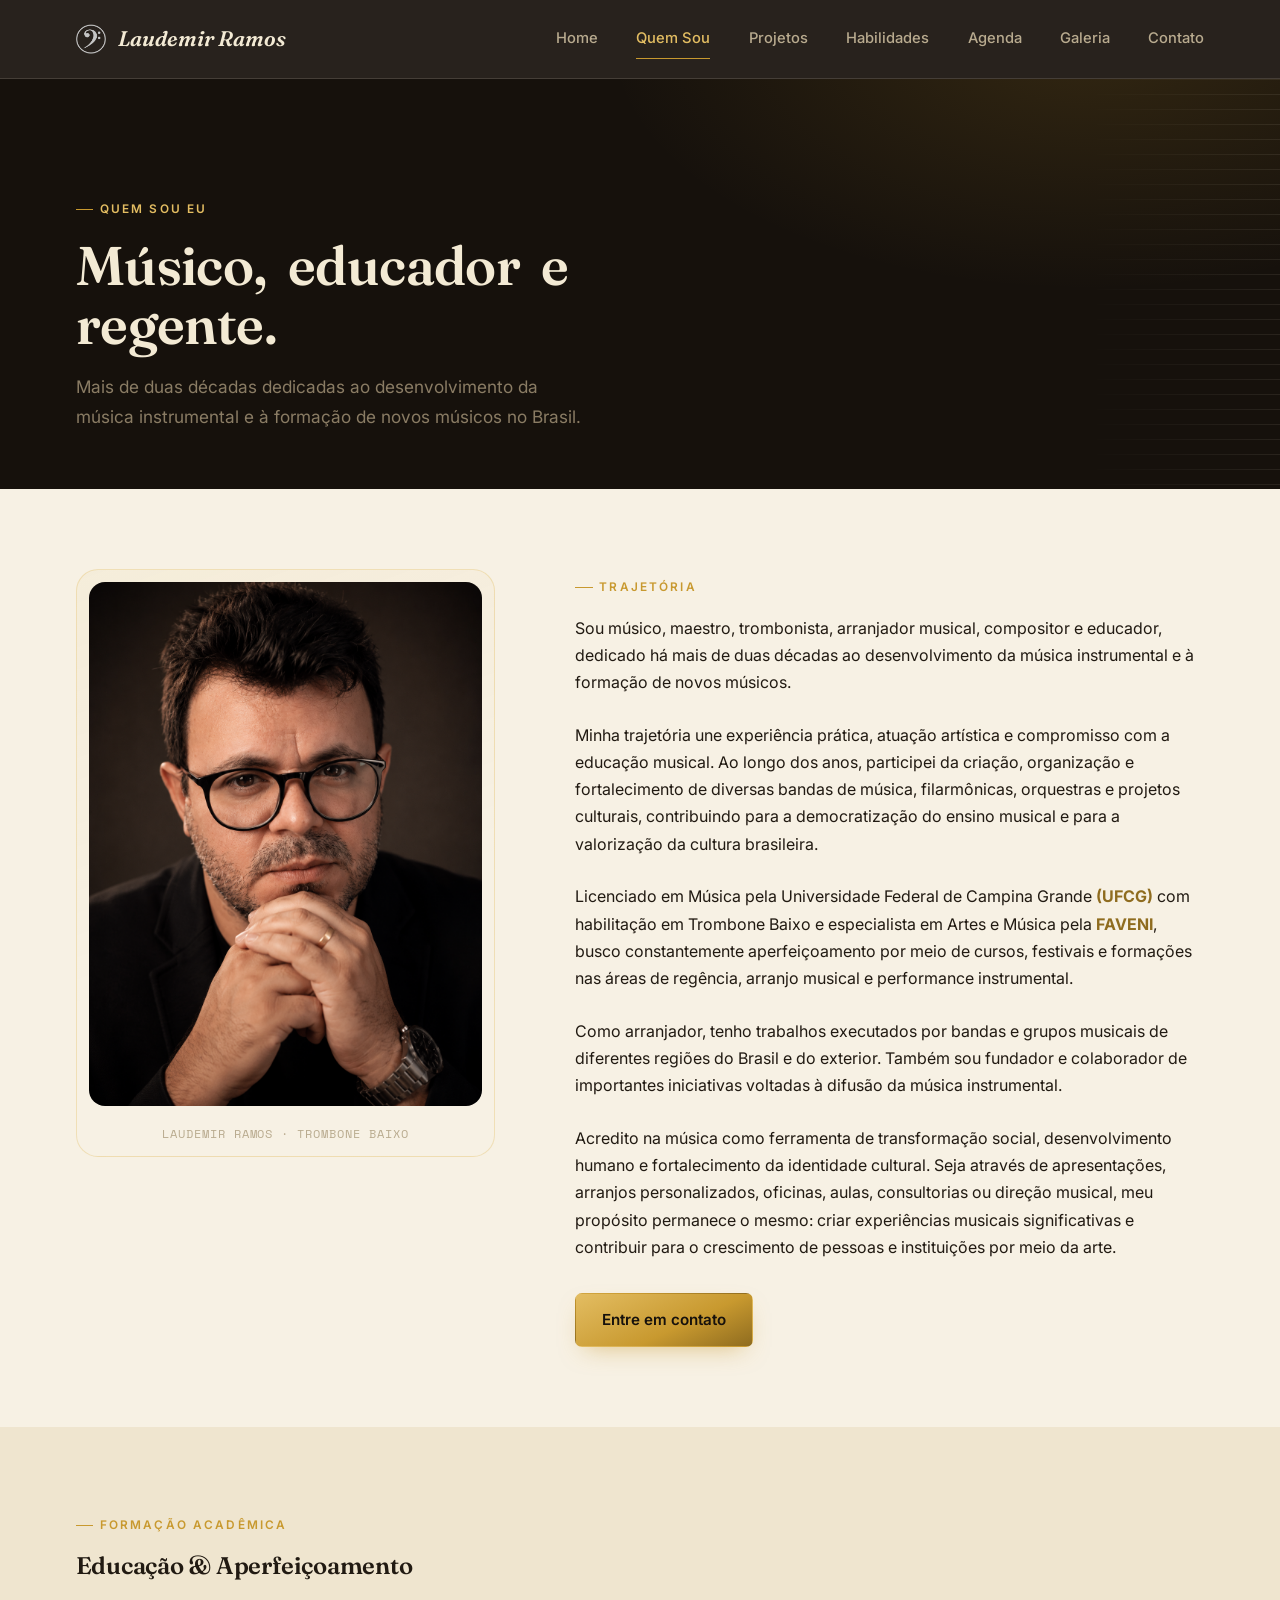
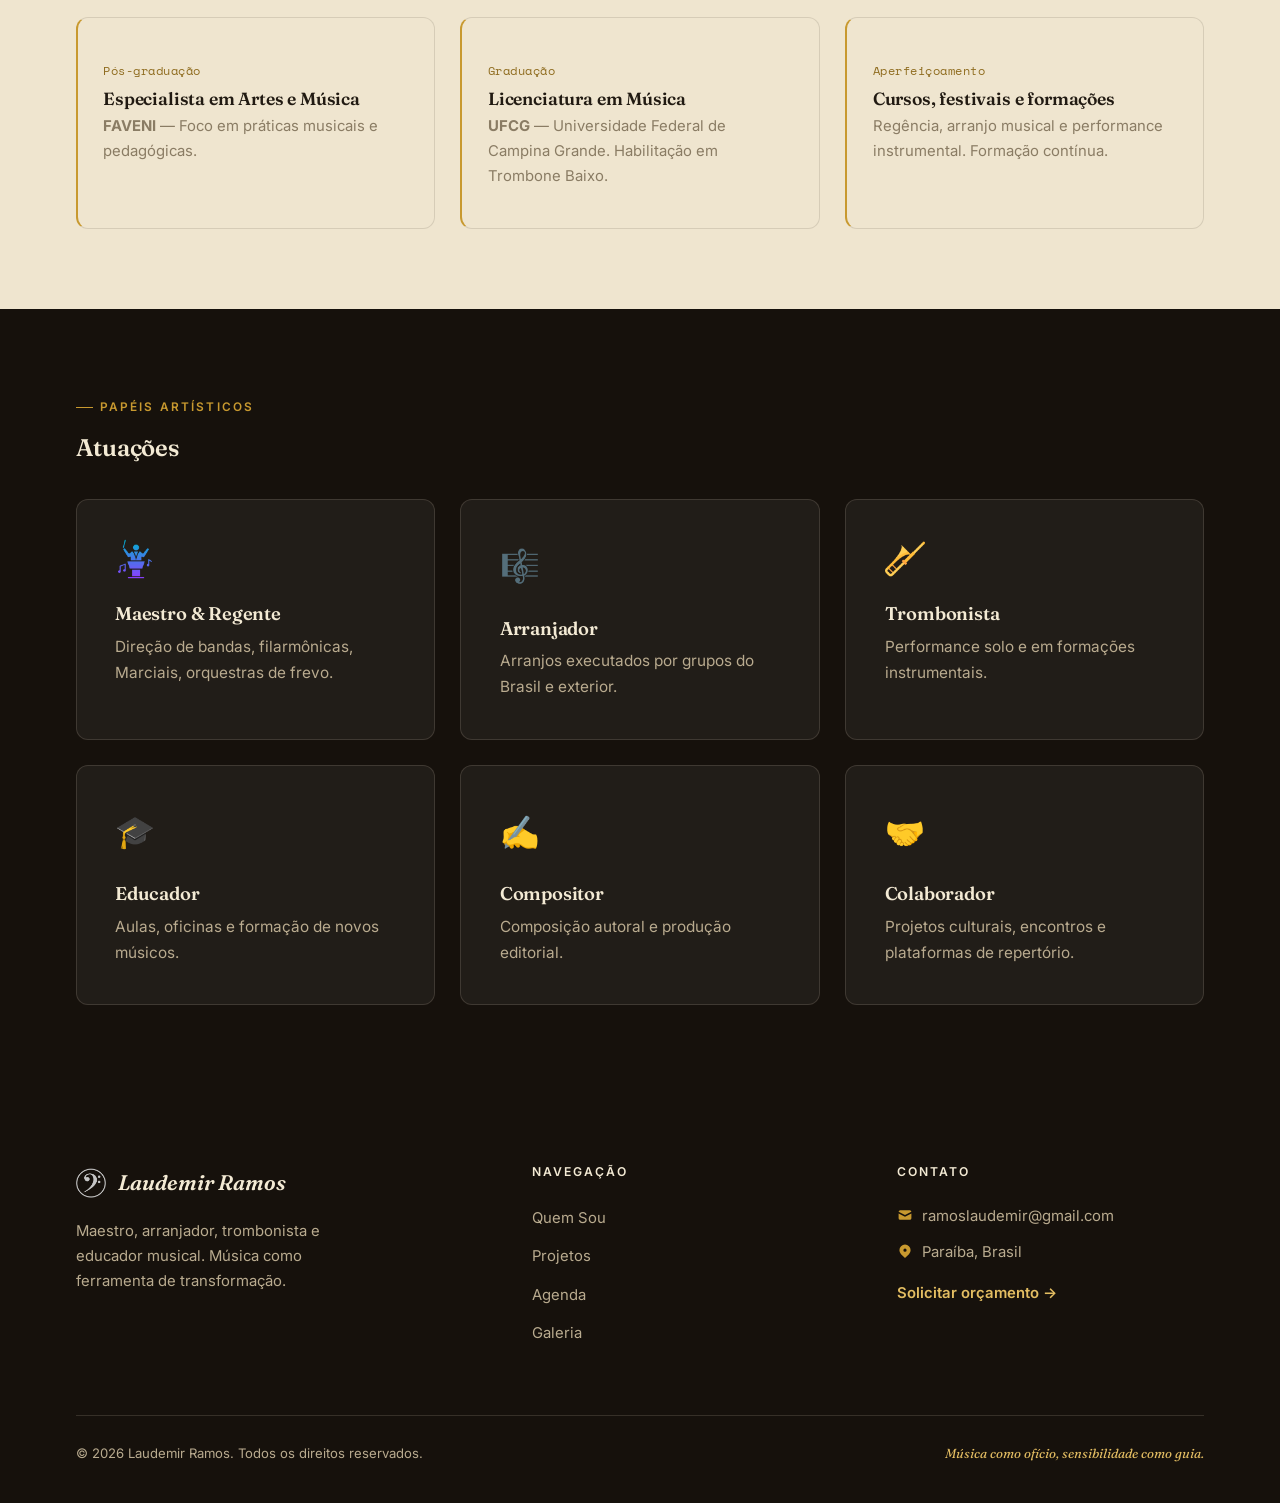
<file: quem-sou.html>
<!DOCTYPE html>
<html lang="pt-BR">
<head>
  <meta charset="UTF-8"/>
  <meta name="viewport" content="width=device-width, initial-scale=1"/>
  <title>Quem Sou — Laudemir Ramos</title>
  <meta name="description" content="Conheça a trajetória de Laudemir Ramos: músico, maestro, trombonista, arranjador, compositor e educador com mais de duas décadas dedicadas à música."/>
  <link rel="stylesheet" href="css/style.css"/>
</head>
<body>

<header class="site-header">
  <div class="wrap">
    <a href="index.html" class="logo"><span class="mark"><img src="img/clavefa ok.png" width="30px" height="30px"></span>Laudemir Ramos</a>
    <nav class="nav-desktop">
      <a href="index.html">Home</a>
      <a href="quem-sou.html" class="active">Quem Sou</a>
      <a href="projetos.html">Projetos</a>
      <a href="habilidades.html">Habilidades</a>
      <a href="agenda.html">Agenda</a>
      <a href="galeria.html">Galeria</a>
      <a href="contato.html">Contato</a>
    </nav>
    <button class="nav-toggle" aria-label="Abrir menu" aria-expanded="false">
      <svg fill="none" viewBox="0 0 24 24" stroke="currentColor" stroke-width="2"><path stroke-linecap="round" stroke-linejoin="round" d="M4 6h16M4 12h16M4 18h16"/></svg>
    </button>
  </div>
  <nav class="nav-mobile">
    <a href="index.html">Home</a>
    <a href="quem-sou.html" class="active">Quem Sou</a>
    <a href="projetos.html">Projetos</a>
    <a href="habilidades.html">Habilidades</a>
    <a href="agenda.html">Agenda</a>
    <a href="galeria.html">Galeria</a>
    <a href="contato.html">Contato</a>
  </nav>
</header>

<!-- PAGE HEADER -->
<section class="page-header">
  <div class="wrap">
    <span class="eyebrow on-ink">Quem sou eu</span>
    <h1 class="on-ink">Músico,&nbsp; educador&nbsp; e regente.</h1>
    <p class="lede on-ink">Mais de duas décadas dedicadas ao desenvolvimento da música instrumental e à formação de novos músicos no Brasil.</p>
  </div>
</section>

<!-- ABOUT SPLIT -->
<section class="section section--parchment">
  <div class="wrap">
    <div class="about-split">

      <!-- Ilustração lateral -->
      <div class="hero-panel reveal">
        <div class="hero-panel-inner" style="aspect-ratio:3/4">
          <img src="img/imgEu2.png" width="1200px">
        </div>
        <p class="hero-panel-caption on-ink">Laudemir Ramos · Trombone Baixo</p>
      </div>

      <!-- Texto -->
      <div class="about-text reveal">
        <span class="eyebrow">Trajetória</span>
        <p>Sou músico, maestro, trombonista, arranjador musical, compositor e educador, dedicado há mais de duas décadas ao desenvolvimento da música instrumental e à formação de novos músicos.</p>
        <p>Minha trajetória une experiência prática, atuação artística e compromisso com a educação musical. Ao longo dos anos, participei da criação, organização e fortalecimento de diversas bandas de música, filarmônicas, orquestras e projetos culturais, contribuindo para a democratização do ensino musical e para a valorização da cultura brasileira.</p>
        <p>Licenciado em Música pela Universidade Federal de Campina Grande <strong>(UFCG)</strong> com habilitação em Trombone Baixo e especialista em Artes e Música pela <strong>FAVENI</strong>, busco constantemente aperfeiçoamento por meio de cursos, festivais e formações nas áreas de regência, arranjo musical e performance instrumental.</p>
        <p>Como arranjador, tenho trabalhos executados por bandas e grupos musicais de diferentes regiões do Brasil e do exterior. Também sou fundador e colaborador de importantes iniciativas voltadas à difusão da música instrumental.</p>
        <p>Acredito na música como ferramenta de transformação social, desenvolvimento humano e fortalecimento da identidade cultural. Seja através de apresentações, arranjos personalizados, oficinas, aulas, consultorias ou direção musical, meu propósito permanece o mesmo: criar experiências musicais significativas e contribuir para o crescimento de pessoas e instituições por meio da arte.</p>

        <div style="margin-top:2rem">
          <a href="contato.html" class="btn btn-primary">Entre em contato</a>
        </div>
      </div>

    </div>
  </div>
</section>

<!-- FORMAÇÃO -->
<section class="section section--parchment-2">
  <div class="wrap">
    <span class="eyebrow">Formação Acadêmica</span>
    <h2>Educação &amp; Aperfeiçoamento</h2>
    <div class="grid grid-3 reveal-stagger" style="margin-top:2.4rem">
      <div class="card edu-card">
        <span class="eyebrow-tag">Pós-graduação</span>
        <h3>Especialista em Artes e Música</h3>
        <p><strong>FAVENI</strong> — Foco em práticas musicais e pedagógicas.</p>
      </div>
      <div class="card edu-card">
        <span class="eyebrow-tag">Graduação</span>
        <h3>Licenciatura em Música</h3>
        <p><strong>UFCG</strong> — Universidade Federal de Campina Grande. Habilitação em Trombone Baixo.</p>
      </div>
      <div class="card edu-card">
        <span class="eyebrow-tag">Aperfeiçoamento</span>
        <h3>Cursos, festivais e formações</h3>
        <p>Regência, arranjo musical e performance instrumental. Formação contínua.</p>
      </div>
    </div>
  </div>
</section>

<!-- PAPÉIS -->
<section class="section section--ink">
  <div class="wrap">
    <span class="eyebrow on-ink">Papéis Artísticos</span>
    <h2 class="on-ink">Atuações</h2>
    <div class="grid grid-3 reveal-stagger" style="margin-top:2.4rem">
      <div class="card" style="background:rgba(255,255,255,.05);border-color:var(--line-on-ink)">
        <span style="font-size:2rem"><img src="img/condutor.png" width="40px"></span>
        <h3 class="on-ink">Maestro &amp; Regente</h3>
        <p class="on-ink" style="color:var(--muted-on-ink)">Direção de bandas, filarmônicas, Marciais, orquestras de frevo.</p>
      </div>
      <div class="card" style="background:rgba(255,255,255,.05);border-color:var(--line-on-ink)">
        <span style="font-size:2rem">🎼</span>
        <h3 class="on-ink">Arranjador</h3>
        <p class="on-ink" style="color:var(--muted-on-ink)">Arranjos executados por grupos do Brasil e exterior.</p>
      </div>
      <div class="card" style="background:rgba(255,255,255,.05);border-color:var(--line-on-ink)">
        <span style="font-size:2rem"><img src="img/trombone.png" width="40px"></span>
        <h3 class="on-ink">Trombonista</h3>
        <p class="on-ink" style="color:var(--muted-on-ink)">Performance solo e em formações instrumentais.</p>
      </div>
      <div class="card" style="background:rgba(255,255,255,.05);border-color:var(--line-on-ink)">
        <span style="font-size:2rem">🎓</span>
        <h3 class="on-ink">Educador</h3>
        <p class="on-ink" style="color:var(--muted-on-ink)">Aulas, oficinas e formação de novos músicos.</p>
      </div>
      <div class="card" style="background:rgba(255,255,255,.05);border-color:var(--line-on-ink)">
        <span style="font-size:2rem">✍️</span>
        <h3 class="on-ink">Compositor</h3>
        <p class="on-ink" style="color:var(--muted-on-ink)">Composição autoral e produção editorial.</p>
      </div>
      <div class="card" style="background:rgba(255,255,255,.05);border-color:var(--line-on-ink)">
        <span style="font-size:2rem">🤝</span>
        <h3 class="on-ink">Colaborador</h3>
        <p class="on-ink" style="color:var(--muted-on-ink)">Projetos culturais, encontros e plataformas de repertório.</p>
      </div>
    </div>
  </div>
</section>

<!-- FOOTER -->
<footer class="site-footer">
  <div class="wrap">
    <div class="footer-grid">
      <div class="footer-brand">
        <a href="index.html" class="logo on-ink"><span class="mark"><img src="img/clavefa ok.png" width="30px" height="30px"></span>Laudemir Ramos</a>
        <p>Maestro, arranjador, trombonista e educador musical. Música como ferramenta de transformação.</p>
      </div>
      <div>
        <h4>Navegação</h4>
        <ul>
          <li><a href="quem-sou.html">Quem Sou</a></li>
          <li><a href="projetos.html">Projetos</a></li>
          <li><a href="agenda.html">Agenda</a></li>
          <li><a href="galeria.html">Galeria</a></li>
        </ul>
      </div>
      <div>
        <h4>Contato</h4>
        <ul class="footer-contact">
          <li><svg viewBox="0 0 20 20" fill="currentColor"><path d="M2.003 5.884L10 9.882l7.997-3.998A2 2 0 0016 4H4a2 2 0 00-1.997 1.884z"/><path d="M18 8.118l-8 4-8-4V14a2 2 0 002 2h12a2 2 0 002-2V8.118z"/></svg>
          <a href="mailto:ramoslaudemir@gmail.com">ramoslaudemir@gmail.com</a></li>
          <li><svg viewBox="0 0 20 20" fill="currentColor"><path fill-rule="evenodd" d="M5.05 4.05a7 7 0 119.9 9.9L10 18.9l-4.95-4.95a7 7 0 010-9.9zM10 11a2 2 0 100-4 2 2 0 000 4z" clip-rule="evenodd"/></svg>Paraíba, Brasil</li>
          <li><a href="contato.html" class="footer-cta">Solicitar orçamento →</a></li>
        </ul>
      </div>
    </div>
    <div class="footer-bottom">
      <span>© 2026 Laudemir Ramos. Todos os direitos reservados.</span>
      <em>Música como ofício, sensibilidade como guia.</em>
    </div>
  </div>
</footer>

<script src="js/main.js"></script>
</body>
</html>
</file>
<file: css/style.css>
/* =========================================================
   Laudemir Ramos — Maestro & Arranjador
   Design system: pergaminho + latão + pauta musical
   ========================================================= */

@import url('https://fonts.googleapis.com/css2?family=Fraunces:ital,opsz,wght@0,9..144,300..700;1,9..144,400..600&family=Inter:wght@400;500;600;700&family=Space+Mono:wght@400;700&display=swap');

:root{
  /* --- color tokens --- */
  --ink:        #16110c;
  --ink-2:      #221a13;
  --ink-3:      #2c2118;
  --parchment:  #f7f1e4;
  --parchment-2:#efe5cf;
  --parchment-3:#e3d5b4;
  --brass:      #c8992f;
  --brass-light:#e3bd62;
  --brass-dark: #8f6c1f;
  --burgundy:   #6e1b25;
  --ink-text:   #211a12;
  --muted:      #8a7c64;
  --muted-on-ink:#b9ab8f;
  --cream-text: #f3ead4;
  --line-on-ink: rgba(243,234,212,0.14);
  --line-on-parchment: rgba(33,26,18,0.12);

  /* --- type --- */
  --font-display: 'Fraunces', 'Iowan Old Style', Georgia, serif;
  --font-body: 'Inter', -apple-system, 'Segoe UI', sans-serif;
  --font-mono: 'Space Mono', 'SFMono-Regular', monospace;

  /* --- spacing --- */
  --s-1: .5rem;
  --s-2: .75rem;
  --s-3: 1.1rem;
  --s-4: 1.6rem;
  --s-5: 2.4rem;
  --s-6: 3.6rem;
  --s-7: 5rem;
  --s-8: 7rem;

  --radius-sm: 7px;
  --radius-md: 12px;
  --radius-lg: 22px;

  --ease: cubic-bezier(.22,.61,.36,1);
}

/* ---------------------------------------------------------
   Reset
   --------------------------------------------------------- */
*,*::before,*::after{ box-sizing:border-box; }
html{ scroll-behavior:smooth; }
body{
  margin:0;
  background:var(--parchment);
  color:var(--ink-text);
  font-family:var(--font-body);
  font-size:16px;
  line-height:1.7;
  -webkit-font-smoothing:antialiased;
}
img{ max-width:100%; display:block; }
a{ color:inherit; text-decoration:none; }
ul{ margin:0; padding:0; list-style:none; }
button{ font-family:inherit; cursor:pointer; }
h1,h2,h3,h4{
  font-family:var(--font-display);
  font-weight:600;
  line-height:1.08;
  margin:0;
  color:var(--ink-text);
  letter-spacing:-.01em;
}
p{ margin:0; }
.on-ink h1,.on-ink h2,.on-ink h3,.on-ink p,.on-ink{ color:var(--cream-text); }

@media (prefers-reduced-motion: reduce){
  *{ animation-duration:.001ms !important; animation-iteration-count:1 !important; transition-duration:.001ms !important; scroll-behavior:auto !important; }
}

/* ---------------------------------------------------------
   Layout helpers
   --------------------------------------------------------- */
.wrap{
  width:100%;
  max-width:1180px;
  margin:0 auto;
  padding:0 var(--s-4);
}
.section{ padding:var(--s-7) 0; }
.section--tight{ padding:var(--s-6) 0; }
.section--ink{ background:var(--ink); }
.section--parchment{ background:var(--parchment); }
.section--parchment-2{ background:var(--parchment-2); }

.eyebrow{
  display:inline-flex;
  align-items:center;
  gap:.55em;
  font-family:var(--font-body);
  font-weight:600;
  font-size:.74rem;
  letter-spacing:.18em;
  text-transform:uppercase;
  color:var(--brass);
  margin:0 0 var(--s-3);
}
.eyebrow::before{
  content:"";
  width:1.5em;
  height:1px;
  background:var(--brass);
  display:inline-block;
}

.lede{
  font-size:1.08rem;
  color:var(--muted);
  max-width:46ch;
  margin-top:var(--s-3);
}
.on-ink .lede{ color:var(--muted-on-ink); }

.text-center{ text-align:center; }
.mx-auto{ margin-left:auto; margin-right:auto; }

/* ---------------------------------------------------------
   Staff-line motif (signature device)
   --------------------------------------------------------- */
.staff{
  --staff-color: var(--line-on-parchment);
  height:64px;
  background-image:repeating-linear-gradient(
    to bottom,
    var(--staff-color) 0px, var(--staff-color) 1px,
    transparent 1px, transparent 13px
  );
  opacity:.9;
}
.on-ink .staff, .staff--ink{ --staff-color: var(--line-on-ink); }

.divider{
  position:relative;
  height:42px;
  margin:0 auto;
  max-width:220px;
}
.divider::before{
  content:"";
  position:absolute; inset:0;
  background-image:repeating-linear-gradient(
    to bottom, var(--line-on-parchment) 0, var(--line-on-parchment) 1px, transparent 1px, transparent 9px
  );
  mask-image: linear-gradient(to right, transparent, #000 20%, #000 80%, transparent);
}
.on-ink .divider::before{ background-image:repeating-linear-gradient(to bottom, var(--line-on-ink) 0, var(--line-on-ink) 1px, transparent 1px, transparent 9px); }
.divider .clef{
  position:absolute; left:50%; top:50%; transform:translate(-50%,-50%);
  font-family:var(--font-display); font-style:italic; font-size:1.6rem; color:var(--brass);
  background:var(--parchment); padding:0 .6em;
}
.on-ink .divider .clef{ background:var(--ink); }

/* ---------------------------------------------------------
   Buttons
   --------------------------------------------------------- */
.btn{
  display:inline-flex;
  align-items:center;
  gap:.6em;
  padding:.85em 1.7em;
  border-radius:var(--radius-sm);
  font-weight:600;
  font-size:.95rem;
  border:1.5px solid transparent;
  transition:transform .25s var(--ease), background .25s var(--ease), color .25s var(--ease), border-color .25s var(--ease);
  white-space:nowrap;
}
.btn:hover{ transform:translateY(-2px); }
.btn-primary{
  background:linear-gradient(155deg, var(--brass-light), var(--brass) 60%, var(--brass-dark));
  color:var(--ink);
  box-shadow:0 10px 24px -10px rgba(200,153,47,.55);
}
.btn-primary:hover{ filter:brightness(1.07); }
.btn-outline{
  border-color:rgba(200,153,47,.55);
  color:var(--brass);
  background:transparent;
}
.on-ink .btn-outline{ color:var(--brass-light); border-color:rgba(227,189,98,.45); }
.btn-outline:hover{ background:rgba(200,153,47,.12); }
.btn-row{ display:flex; flex-wrap:wrap; gap:var(--s-3); margin-top:var(--s-5); }

/* ---------------------------------------------------------
   Header / Nav
   --------------------------------------------------------- */
.site-header{
  position:sticky; top:0; z-index:100;
  background:rgba(22,17,12,.92);
  backdrop-filter:blur(10px);
  border-bottom:1px solid var(--line-on-ink);
}
.site-header .wrap{
  display:flex; align-items:center; justify-content:space-between;
  height:78px;
}
.logo{
  font-family:var(--font-display);
  font-style:italic;
  font-weight:600;
  font-size:1.32rem;
  color:var(--cream-text);
  display:flex; align-items:center; gap:.6em;
}
.logo .mark{
  color:var(--brass);
  font-style:normal;
  font-size:1.5rem;
  line-height:0;
}
.nav-desktop{ display:flex; align-items:center; gap:var(--s-5); }
.nav-desktop a{
  position:relative;
  font-size:.92rem;
  font-weight:500;
  color:var(--muted-on-ink);
  padding:.4em 0;
  transition:color .2s var(--ease);
}
.nav-desktop a::after{
  content:"";
  position:absolute; left:0; bottom:-2px;
  width:0; height:1px;
  background:var(--brass);
  transition:width .25s var(--ease);
}
.nav-desktop a:hover,
.nav-desktop a.active{ color:var(--cream-text); }
.nav-desktop a:hover::after,
.nav-desktop a.active::after{ width:100%; }
.nav-desktop a.active{ color:var(--brass-light); }

.nav-toggle{
  display:none;
  width:42px; height:42px;
  align-items:center; justify-content:center;
  background:transparent; border:1px solid var(--line-on-ink); border-radius:var(--radius-sm);
  color:var(--cream-text);
}
.nav-toggle svg{ width:20px; height:20px; }

.nav-mobile{
  display:none;
  flex-direction:column;
  background:var(--ink-2);
  border-bottom:1px solid var(--line-on-ink);
}
.nav-mobile.is-open{ display:flex; }
.nav-mobile a{
  padding:1em var(--s-4);
  border-top:1px solid var(--line-on-ink);
  color:var(--muted-on-ink);
  font-size:.98rem;
}
.nav-mobile a.active{ color:var(--brass-light); }

@media (max-width: 880px){
  .nav-desktop{ display:none; }
  .nav-toggle{ display:flex; }
}

/* ---------------------------------------------------------
   Page header band (inner pages)
   --------------------------------------------------------- */
.page-header{
  background:
    radial-gradient(ellipse 800px 420px at 85% -10%, rgba(200,153,47,.16), transparent 60%),
    var(--ink);
  padding:var(--s-8) 0 var(--s-6);
  position:relative;
  overflow:hidden;
}
.page-header::after{
  content:"";
  position:absolute; right:-60px; top:0; bottom:0; width:340px;
  background-image:repeating-linear-gradient(to bottom, var(--line-on-ink) 0, var(--line-on-ink) 1px, transparent 1px, transparent 15px);
  mask-image:linear-gradient(to left, #000, transparent 75%);
  opacity:.8;
}
.page-header h1{ font-size:clamp(2.3rem, 5vw, 3.4rem); max-width:18ch; }
.page-header .eyebrow{ color:var(--brass-light); }

/* ---------------------------------------------------------
   Hero (home)
   --------------------------------------------------------- */
.hero{
  background:
    radial-gradient(ellipse 900px 500px at 90% -15%, rgba(200,153,47,.18), transparent 60%),
    var(--ink);
  padding:var(--s-8) 0 var(--s-7);
  overflow:hidden;
}
.hero .wrap{
  display:grid;
  grid-template-columns:1.05fr .85fr;
  gap:var(--s-7);
  align-items:center;
}
.hero h1{
  font-size:clamp(2.8rem, 6vw, 4.6rem);
  margin-top:var(--s-2);
}
.hero h1 small{
  display:block;
  font-family:var(--font-body);
  font-style:normal;
  font-weight:500;
  font-size:.42em;
  letter-spacing:.04em;
  color:var(--brass-light);
  margin-top:.5em;
}
.hero p.lede{ margin-top:var(--s-4); max-width:50ch; font-size:1.08rem; }
.hero p.lede strong{ color:var(--cream-text); font-weight:600; }

.hero-panel{
  position:relative;
  border:1px solid rgba(227,189,98,.35);
  border-radius:var(--radius-lg);
  padding:var(--s-2);
  background:linear-gradient(160deg, rgba(227,189,98,.08), transparent 60%);
}
.hero-panel-inner{
  position:relative;
  border-radius:calc(var(--radius-lg) - 6px);
  background:var(--ink-2);
  aspect-ratio:4/5;
  overflow:hidden;
  display:flex; align-items:center; justify-content:center;
}
.hero-panel-inner .staff{ position:absolute; inset:0; height:auto; opacity:.5; }
.hero-panel-inner svg.trombone{ position:relative; width:62%; color:var(--brass-light); z-index:2; filter:drop-shadow(0 14px 30px rgba(0,0,0,.5)); }
.hero-panel .corner{
  position:absolute; width:22px; height:22px; border:1.5px solid var(--brass);
}
.hero-panel .corner.tl{ top:-1px; left:-1px; border-right:none; border-bottom:none; }
.hero-panel .corner.tr{ top:-1px; right:-1px; border-left:none; border-bottom:none; }
.hero-panel .corner.bl{ bottom:-1px; left:-1px; border-right:none; border-top:none; }
.hero-panel .corner.br{ bottom:-1px; right:-1px; border-left:none; border-top:none; }
.hero-panel-caption{
  text-align:center; padding-top:var(--s-3);
  font-family:var(--font-mono); font-size:.75rem; letter-spacing:.08em;
  color:var(--muted-on-ink); text-transform:uppercase;
}

@media (max-width: 920px){
  .hero .wrap{ grid-template-columns:1fr; }
  .hero-panel{ max-width:360px; margin:0 auto; order:-1; }
}

/* ---------------------------------------------------------
   Monogram crest (signature icon system)
   --------------------------------------------------------- */
.crest{
  width:58px; height:58px;
  border-radius:50%;
  border:1.4px solid rgba(200,153,47,.5);
  display:flex; align-items:center; justify-content:center;
  font-family:var(--font-display);
  font-style:italic;
  font-weight:600;
  font-size:1.5rem;
  color:var(--brass);
  background:radial-gradient(circle at 30% 25%, rgba(200,153,47,.16), transparent 70%);
  flex-shrink:0;
}
.crest--lg{ width:74px; height:74px; font-size:1.9rem; }
.on-ink .crest{ border-color:rgba(227,189,98,.55); }

/* ---------------------------------------------------------
   Cards: feature / role
   --------------------------------------------------------- */
.grid{ display:grid; gap:var(--s-4); }
.grid-2{ grid-template-columns:repeat(2,1fr); }
.grid-3{ grid-template-columns:repeat(3,1fr); }
.grid-4{ grid-template-columns:repeat(4,1fr); }
@media (max-width: 980px){ .grid-4{ grid-template-columns:repeat(2,1fr); } .grid-3{ grid-template-columns:repeat(2,1fr); } }
@media (max-width: 620px){ .grid-4,.grid-3,.grid-2{ grid-template-columns:1fr; } }

.card{
  background:var(--parchment-2);
  border:1px solid var(--line-on-parchment);
  border-radius:var(--radius-md);
  padding:var(--s-5);
  transition:transform .3s var(--ease), border-color .3s var(--ease);
}
.card:hover{ transform:translateY(-4px); border-color:rgba(200,153,47,.45); }
.card h3{ font-size:1.15rem; margin-top:var(--s-4); }
.card p{ color:var(--muted); margin-top:.6em; font-size:.96rem; }
.card .more{
  display:inline-flex; align-items:center; gap:.4em;
  margin-top:var(--s-3);
  color:var(--brass-dark); font-weight:600; font-size:.88rem;
  transition:gap .25s var(--ease);
}
.card .more svg{ width:14px; height:14px; transition:transform .25s var(--ease); }
.card:hover .more svg{ transform:translateX(4px); }

.role-card{ text-align:left; }

/* ---------------------------------------------------------
   Quote / philosophy band
   --------------------------------------------------------- */
.quote-band{
  background:
    radial-gradient(ellipse 700px 380px at 12% 110%, rgba(110,27,37,.35), transparent 60%),
    var(--ink);
  padding:var(--s-8) 0;
  text-align:center;
  position:relative;
}
.quote-mark{
  font-family:var(--font-display);
  font-style:italic;
  font-size:3.4rem;
  color:var(--brass);
  line-height:1;
  margin-bottom:var(--s-2);
}
.quote-band blockquote{
  font-family:var(--font-display);
  font-style:italic;
  font-weight:400;
  font-size:clamp(1.4rem, 3.2vw, 2.1rem);
  color:var(--cream-text);
  max-width:780px;
  margin:0 auto;
  line-height:1.45;
}
.quote-band cite{
  display:block;
  margin-top:var(--s-4);
  font-style:normal;
  font-family:var(--font-body);
  font-size:.8rem;
  letter-spacing:.16em;
  text-transform:uppercase;
  color:var(--muted-on-ink);
}

/* ---------------------------------------------------------
   Footer
   --------------------------------------------------------- */
.site-footer{ background:var(--ink); color:var(--muted-on-ink); padding-top:var(--s-7); }
.footer-grid{
  display:grid;
  grid-template-columns:1.3fr 1fr 1fr;
  gap:var(--s-6);
  padding-bottom:var(--s-6);
  border-bottom:1px solid var(--line-on-ink);
}
.footer-grid h4{
  color:var(--cream-text);
  font-family:var(--font-body);
  font-size:.76rem;
  letter-spacing:.16em;
  text-transform:uppercase;
  font-weight:600;
  margin-bottom:var(--s-4);
}
.footer-brand .logo{ margin-bottom:var(--s-3); }
.footer-brand p{ max-width:32ch; font-size:.93rem; }
.footer-grid ul li{ margin-bottom:.7em; }
.footer-grid ul a{ font-size:.93rem; transition:color .2s; }
.footer-grid ul a:hover{ color:var(--brass-light); }
.footer-contact li{ font-size:.93rem; margin-bottom:.7em; display:flex; gap:.6em; }
.footer-contact li svg{ width:16px; height:16px; color:var(--brass); flex-shrink:0; margin-top:.2em; }
.footer-cta{
  display:inline-flex; align-items:center; gap:.5em;
  margin-top:.4em;
  color:var(--brass-light); font-weight:600; font-size:.9rem;
}
.footer-bottom{
  display:flex; justify-content:space-between; flex-wrap:wrap; gap:var(--s-2);
  padding:var(--s-4) 0 var(--s-5);
  font-size:.82rem; color:var(--muted-on-ink);
}
.footer-bottom em{ font-style:italic; font-family:var(--font-display); color:var(--brass-light); }

@media (max-width: 760px){
  .footer-grid{ grid-template-columns:1fr; gap:var(--s-5); }
}

/* ---------------------------------------------------------
   Scroll reveal
   --------------------------------------------------------- */
.reveal{ opacity:0; transform:translateY(22px); transition:opacity .7s var(--ease), transform .7s var(--ease); }
.reveal.is-visible{ opacity:1; transform:translateY(0); }
.reveal-stagger > *{ opacity:0; transform:translateY(18px); transition:opacity .6s var(--ease), transform .6s var(--ease); }
.reveal-stagger.is-visible > *{ opacity:1; transform:translateY(0); }
.reveal-stagger.is-visible > *:nth-child(1){ transition-delay:.02s; }
.reveal-stagger.is-visible > *:nth-child(2){ transition-delay:.10s; }
.reveal-stagger.is-visible > *:nth-child(3){ transition-delay:.18s; }
.reveal-stagger.is-visible > *:nth-child(4){ transition-delay:.26s; }
.reveal-stagger.is-visible > *:nth-child(5){ transition-delay:.34s; }
.reveal-stagger.is-visible > *:nth-child(6){ transition-delay:.42s; }

/* ---------------------------------------------------------
   Focus states (accessibility)
   --------------------------------------------------------- */
a:focus-visible, button:focus-visible, input:focus-visible, textarea:focus-visible, select:focus-visible{
  outline:2px solid var(--brass);
  outline-offset:3px;
  border-radius:4px;
}

/* ---------------------------------------------------------
   Page-specific: Quem Sou
   --------------------------------------------------------- */
.about-split{
  display:grid;
  grid-template-columns:.8fr 1.2fr;
  gap:var(--s-7);
  align-items:start;
}
.about-split .hero-panel{ position:sticky; top:110px; }
.about-text p{ margin-bottom:var(--s-4); color:var(--ink-text); }
.about-text p strong{ color:var(--brass-dark); }
@media (max-width:920px){
  .about-split{ grid-template-columns:1fr; }
  .about-split .hero-panel{ position:static; max-width:340px; margin:0 auto var(--s-5); }
}

.edu-card{
  border-left:2px solid var(--brass);
  padding-left:var(--s-4);
}
.edu-card .eyebrow-tag{
  font-family:var(--font-mono); font-size:.78rem; color:var(--brass-dark); letter-spacing:.04em;
}
.edu-card h3{ font-size:1.1rem; margin-top:.3em; }
.edu-card p{ color:var(--muted); margin-top:.4em; font-size:.93rem; }

/* ---------------------------------------------------------
   Page-specific: Projetos
   --------------------------------------------------------- */
.filter-row{
  display:flex; flex-wrap:wrap; gap:.6em;
  margin-top:var(--s-5);
}
.filter-btn{
  padding:.6em 1.3em;
  border-radius:999px;
  border:1px solid var(--line-on-ink);
  background:transparent;
  color:var(--muted-on-ink);
  font-size:.86rem; font-weight:500;
  transition:all .25s var(--ease);
}
.filter-btn:hover{ border-color:var(--brass); color:var(--cream-text); }
.filter-btn.active{
  background:var(--brass);
  border-color:var(--brass);
  color:var(--ink);
}

.project-list{ display:flex; flex-direction:column; gap:var(--s-4); margin-top:var(--s-6); }
.project-card{
  display:grid;
  grid-template-columns:auto 140px 1fr;
  gap:var(--s-4);
  align-items:start;
  background:var(--parchment-2);
  border:1px solid var(--line-on-parchment);
  border-radius:var(--radius-md);
  padding:var(--s-4) var(--s-5);
  transition:transform .3s var(--ease), border-color .3s var(--ease);
}
.project-card:hover{ transform:translateY(-3px); border-color:rgba(200,153,47,.45); }
.project-card .crest{ margin-top:.1em; }
.project-date{
  font-family:var(--font-mono);
  font-size:.82rem;
  color:var(--brass-dark);
  white-space:nowrap;
  padding-top:.6em;
}
.project-card h3{ font-size:1.18rem; }
.project-tags{ display:flex; gap:.5em; margin:.5em 0; flex-wrap:wrap; }
.tag{
  font-size:.74rem; font-weight:600; letter-spacing:.04em; text-transform:uppercase;
  padding:.3em .7em; border-radius:999px;
  background:rgba(200,153,47,.14); color:var(--brass-dark);
}
.tag--alt{ background:rgba(110,27,37,.1); color:var(--burgundy); }
.project-card p{ color:var(--muted); font-size:.95rem; }
.project-video{
  margin-top:var(--s-3);
  border-radius:var(--radius-sm);
  overflow:hidden;
  border:1px solid var(--line-on-parchment);
  aspect-ratio:16/9;
  max-width:420px;
}
.project-video iframe{ width:100%; height:100%; border:0; display:block; }

@media (max-width: 760px){
  .project-card{ grid-template-columns:auto 1fr; }
  .project-date{ grid-column:2; padding-top:0; }
  .project-card h3, .project-card .project-tags, .project-card p, .project-card .project-video{ grid-column:1 / -1; }
}

/* ---------------------------------------------------------
   Page-specific: Habilidades
   --------------------------------------------------------- */
.skills-group{ margin-bottom:var(--s-6); }
.skills-group h3{
  font-size:1.05rem;
  color:var(--brass-dark);
  margin-bottom:var(--s-4);
  font-family:var(--font-body);
  font-weight:700;
  letter-spacing:.01em;
}
.skill-row{ margin-bottom:var(--s-4); }
.skill-row:last-child{ margin-bottom:0; }
.skill-label{
  display:flex; justify-content:space-between; align-items:baseline;
  margin-bottom:.5em; font-size:.95rem;
}
.skill-label span.pct{ font-family:var(--font-mono); color:var(--brass-dark); font-size:.86rem; }
.skill-bar{
  height:7px; border-radius:999px;
  background:var(--parchment-3);
  overflow:hidden;
}
.skill-bar-fill{
  height:100%; width:0%;
  border-radius:999px;
  background:linear-gradient(90deg, var(--brass-dark), var(--brass-light));
  transition:width 1.1s var(--ease);
}

.software-pills{ display:flex; flex-wrap:wrap; gap:.7em; margin-top:var(--s-4); }
.software-pill{
  font-family:var(--font-mono);
  font-size:.85rem;
  padding:.55em 1.1em;
  border:1px solid var(--line-on-parchment);
  border-radius:var(--radius-sm);
  background:var(--parchment-2);
  color:var(--ink-text);
}

.lang-row{
  display:flex; justify-content:space-between; align-items:center;
  padding:var(--s-3) 0;
  border-bottom:1px solid var(--line-on-parchment);
}
.lang-row:last-child{ border-bottom:none; }
.lang-row .lang-name{ font-weight:600; }
.lang-row .lang-level{ color:var(--muted); font-size:.9rem; text-align:right; }

/* ---------------------------------------------------------
   Page-specific: Agenda
   --------------------------------------------------------- */
.agenda-list{ display:flex; flex-direction:column; gap:var(--s-4); margin-top:var(--s-6); }
.agenda-card{
  display:grid;
  grid-template-columns:96px 1fr;
  gap:var(--s-5);
  background:var(--parchment-2);
  border:1px solid var(--line-on-parchment);
  border-radius:var(--radius-md);
  padding:var(--s-5);
  transition:transform .3s var(--ease), border-color .3s var(--ease);
}
.agenda-card:hover{ transform:translateY(-3px); border-color:rgba(200,153,47,.45); }
.agenda-date{
  background:var(--ink);
  border-radius:var(--radius-sm);
  text-align:center;
  padding:var(--s-3) 0;
  color:var(--cream-text);
  height:fit-content;
}
.agenda-date .weekday{ font-size:.7rem; letter-spacing:.1em; text-transform:uppercase; color:var(--muted-on-ink); }
.agenda-date .day{ font-family:var(--font-display); font-size:2rem; font-weight:600; line-height:1.1; color:var(--brass-light); }
.agenda-date .month{ font-size:.74rem; letter-spacing:.1em; text-transform:uppercase; color:var(--muted-on-ink); }
.agenda-meta{ display:flex; align-items:center; gap:.8em; margin-bottom:.5em; flex-wrap:wrap; }
.agenda-time{ font-family:var(--font-mono); font-size:.84rem; color:var(--brass-dark); }
.agenda-card h3{ font-size:1.2rem; margin-bottom:.35em; }
.agenda-venue{ display:flex; align-items:center; gap:.5em; font-size:.9rem; color:var(--muted); margin-bottom:.5em; }
.agenda-venue svg{ width:14px; height:14px; color:var(--brass); flex-shrink:0; }
.agenda-card > .agenda-desc{ color:var(--muted); font-size:.95rem; }

@media (max-width:600px){
  .agenda-card{ grid-template-columns:72px 1fr; padding:var(--s-4); }
  .agenda-date .day{ font-size:1.6rem; }
}

/* ---------------------------------------------------------
   Page-specific: Galeria
   --------------------------------------------------------- */
.gallery-grid{
  display:grid;
  grid-template-columns:repeat(3,1fr);
  gap:var(--s-4);
  margin-top:var(--s-6);
}
.gallery-card{
  position:relative;
  border-radius:var(--radius-md);
  overflow:hidden;
  aspect-ratio:4/5;
  border:1px solid var(--line-on-parchment);
}
.gallery-card .art{
  position:absolute; inset:0;
  display:flex; align-items:center; justify-content:center;
}
.gallery-card svg{ width:46%; color:rgba(247,241,228,.85); position:relative; z-index:2; }
.gallery-card .staff{ position:absolute; inset:0; height:auto; opacity:.35; }
.gallery-caption{
  position:absolute; left:0; right:0; bottom:0;
  padding:var(--s-3) var(--s-3) var(--s-3);
  background:linear-gradient(to top, rgba(0,0,0,.72), transparent);
  color:var(--cream-text);
  font-size:.88rem;
  font-weight:500;
}
@media (max-width:880px){ .gallery-grid{ grid-template-columns:repeat(2,1fr); } }
@media (max-width:520px){ .gallery-grid{ grid-template-columns:1fr; } }

/* ---------------------------------------------------------
   Page-specific: Contato
   --------------------------------------------------------- */
.contact-grid{
  display:grid;
  grid-template-columns:.85fr 1.15fr;
  gap:var(--s-7);
}
.contact-info-card{
  display:flex; gap:var(--s-4);
  padding:var(--s-4) 0;
  border-bottom:1px solid var(--line-on-parchment);
}
.contact-info-card:last-child{ border-bottom:none; }
.contact-info-card h4{
  font-family:var(--font-body); font-size:.78rem; letter-spacing:.1em; text-transform:uppercase;
  color:var(--brass-dark); margin-bottom:.4em; font-weight:700;
}
.contact-info-card p{ color:var(--ink-text); font-size:.97rem; }
.contact-info-card .crest{ width:48px; height:48px; font-size:1.25rem; }

.form-card{
  background:var(--parchment-2);
  border:1px solid var(--line-on-parchment);
  border-radius:var(--radius-lg);
  padding:var(--s-6);
}
.field{ margin-bottom:var(--s-4); }
.field label{ display:block; font-size:.86rem; font-weight:600; margin-bottom:.5em; color:var(--ink-text); }
.field label .req{ color:var(--burgundy); }
.field input, .field select, .field textarea{
  width:100%;
  padding:.85em 1em;
  border:1px solid var(--line-on-parchment);
  border-radius:var(--radius-sm);
  background:var(--parchment);
  color:var(--ink-text);
  font-family:var(--font-body);
  font-size:.96rem;
  transition:border-color .2s var(--ease);
}
.field input:focus, .field select:focus, .field textarea:focus{ border-color:var(--brass); outline:none; }
.field textarea{ min-height:130px; resize:vertical; }
.field-row{ display:grid; grid-template-columns:1fr 1fr; gap:var(--s-4); }
@media (max-width:560px){ .field-row{ grid-template-columns:1fr; } }

.form-note{
  margin-top:var(--s-3);
  font-size:.84rem;
  color:var(--muted);
  display:flex; gap:.5em; align-items:flex-start;
}
.form-note svg{ width:15px; height:15px; flex-shrink:0; margin-top:.15em; color:var(--brass-dark); }

.form-success{
  display:none;
  align-items:center; gap:.7em;
  background:rgba(200,153,47,.14);
  border:1px solid rgba(200,153,47,.4);
  color:var(--brass-dark);
  padding:var(--s-3) var(--s-4);
  border-radius:var(--radius-sm);
  font-size:.92rem; font-weight:600;
  margin-bottom:var(--s-4);
}
.form-success.is-visible{ display:flex; }
.form-success svg{ width:18px; height:18px; flex-shrink:0; }

@media (max-width:920px){
  .contact-grid{ grid-template-columns:1fr; gap:var(--s-6); }
}

/* utility */
.mt-0{ margin-top:0 !important; }
</file>
